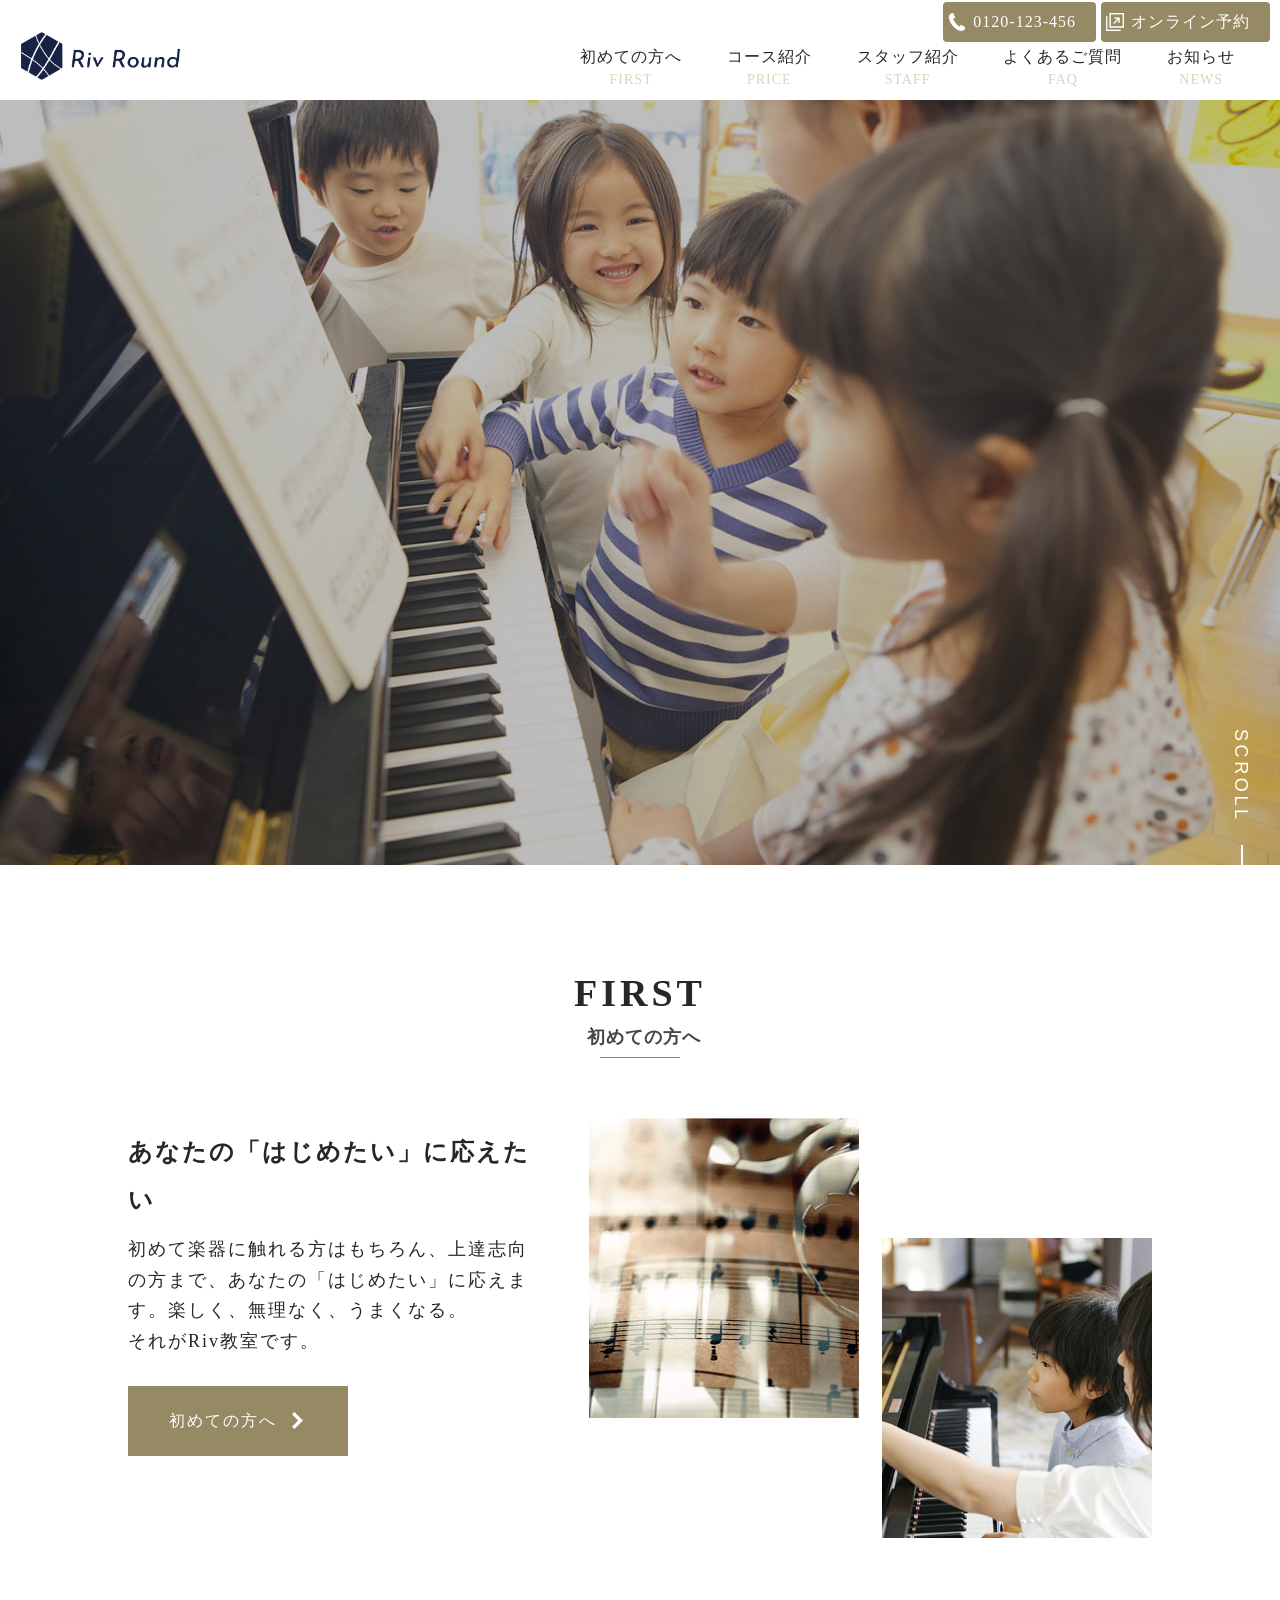
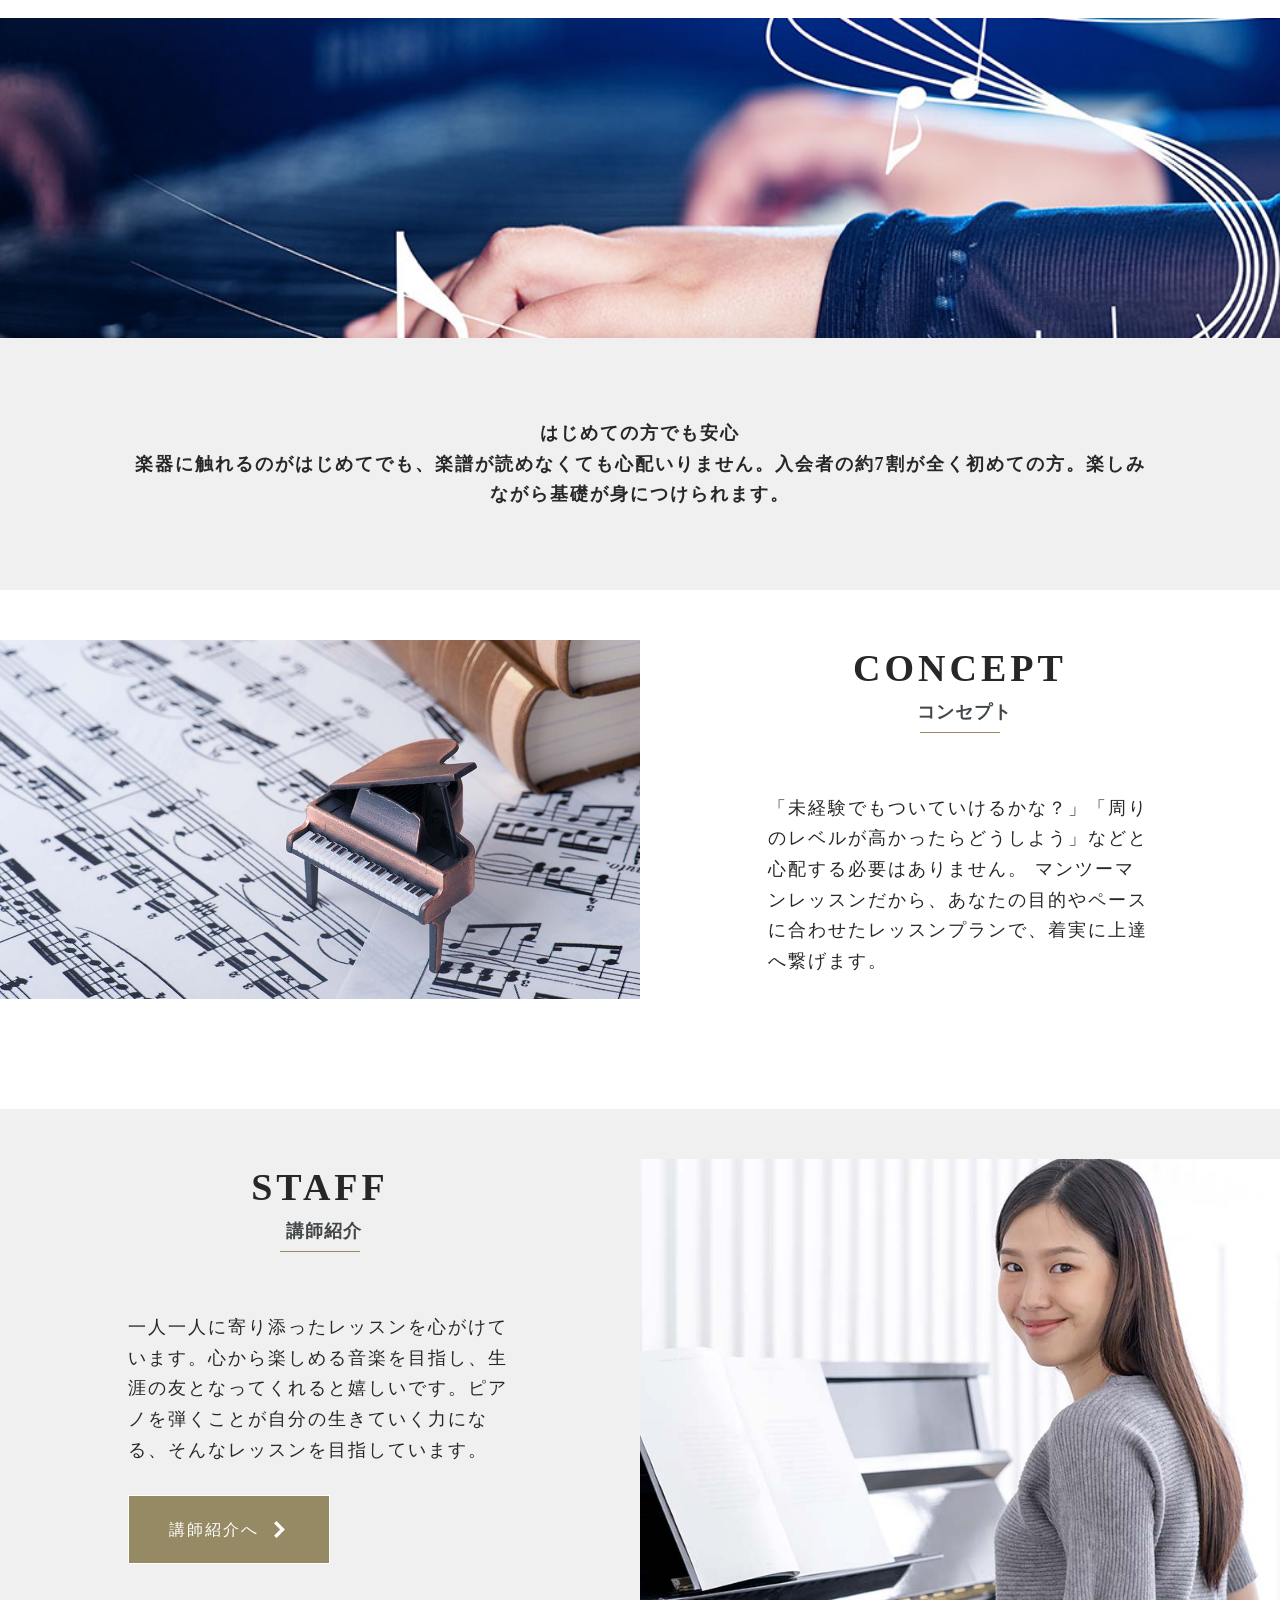
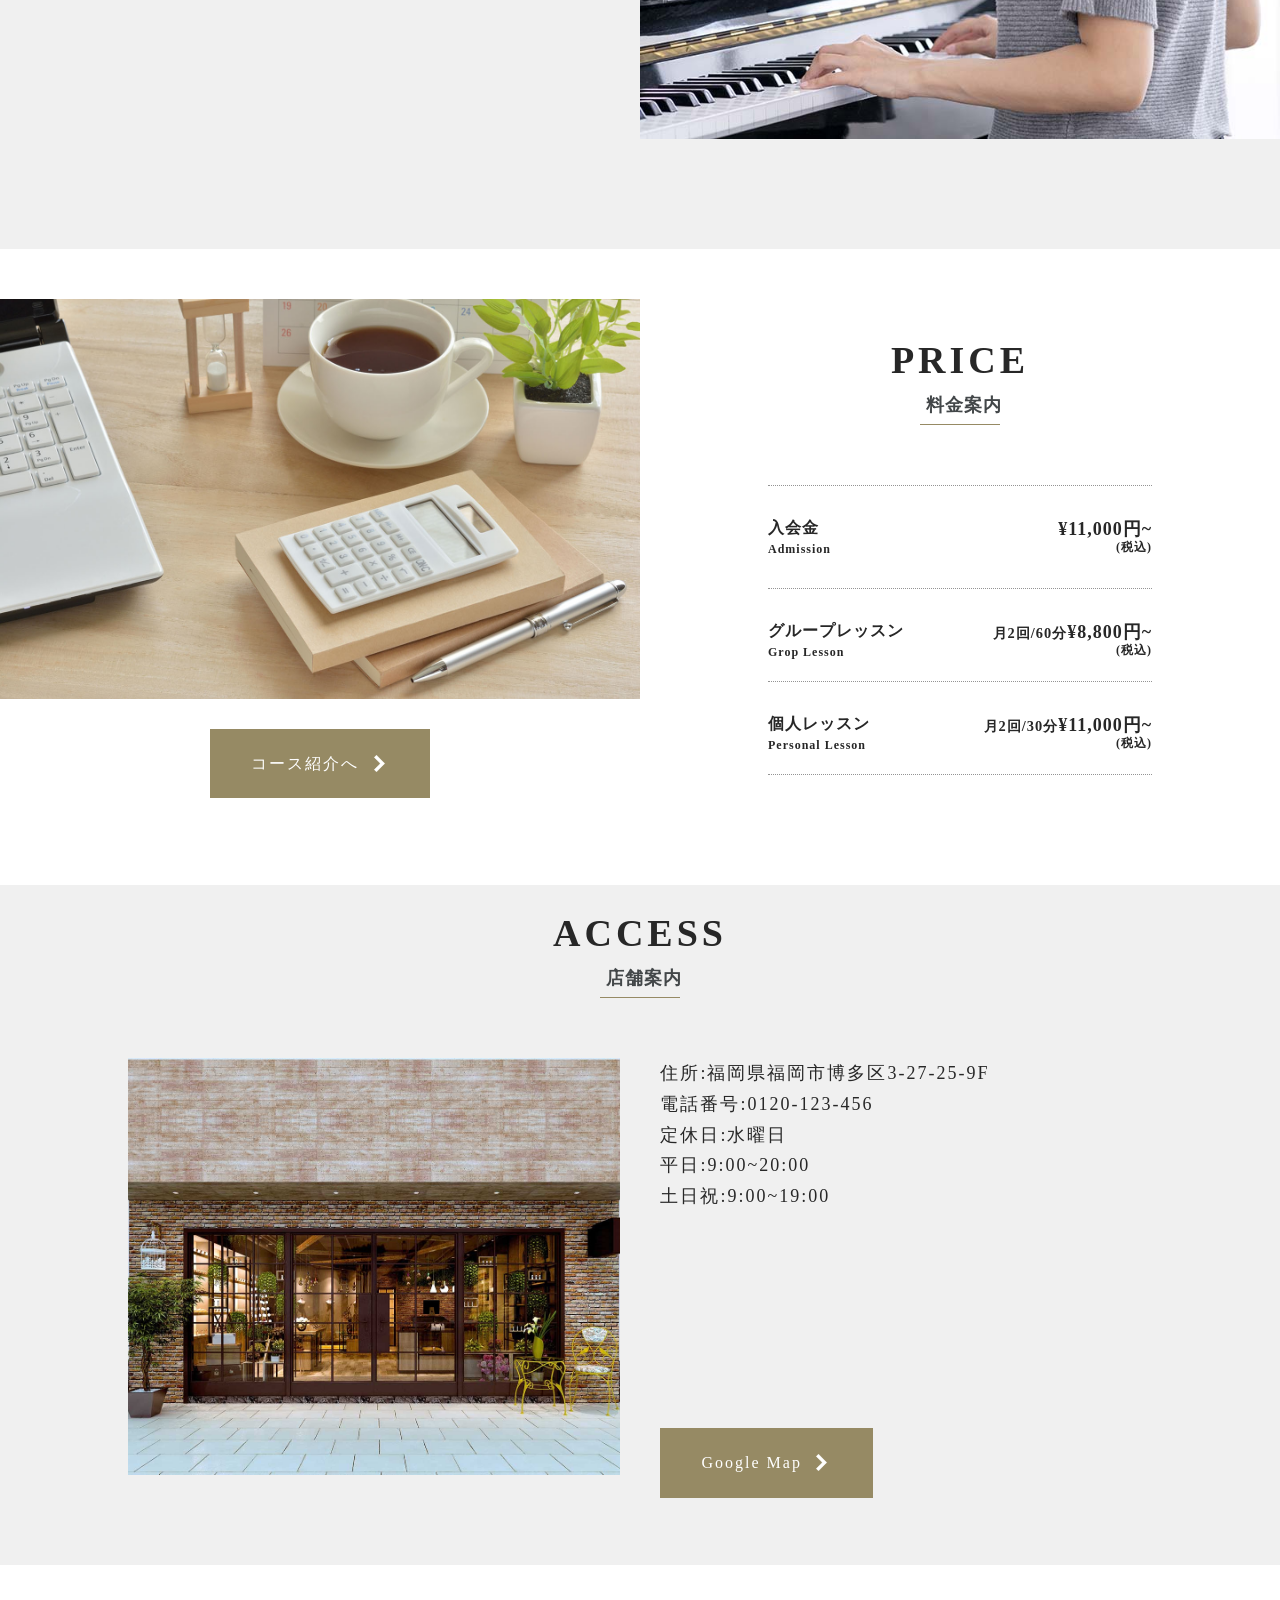
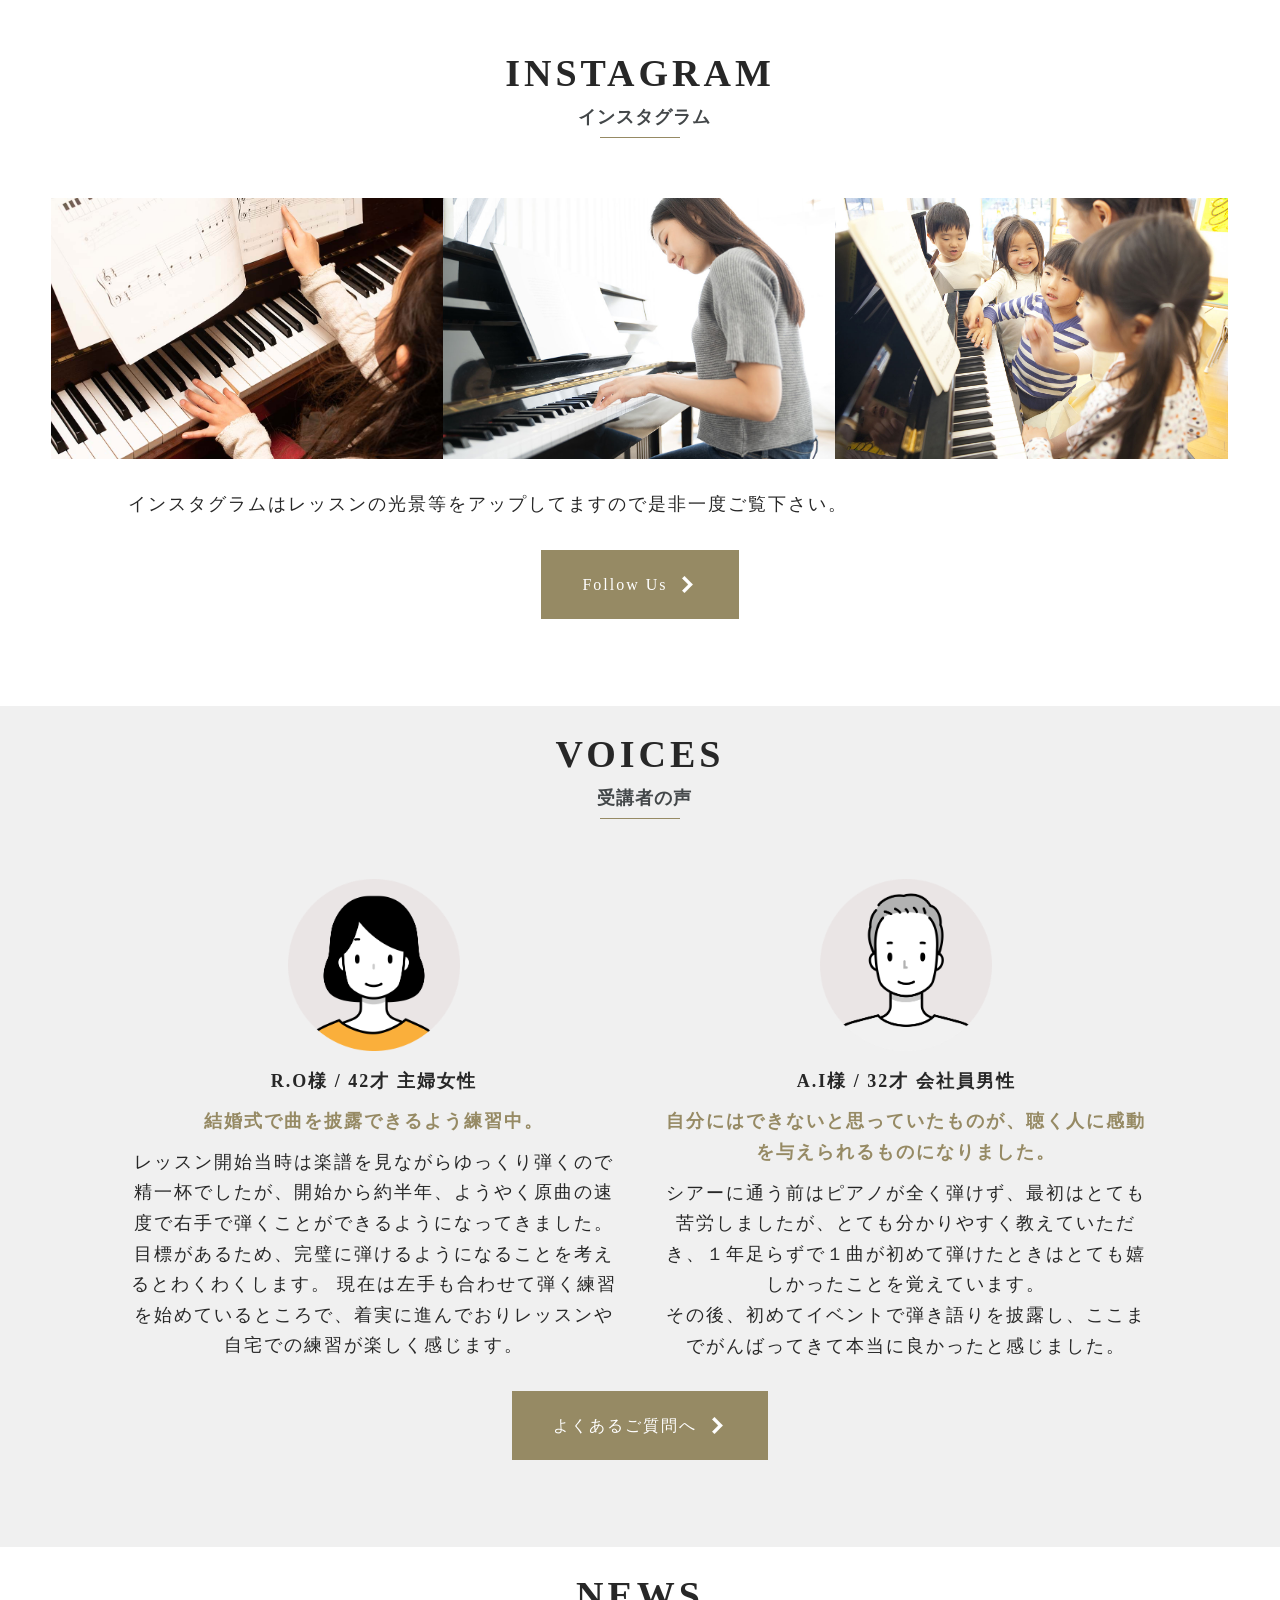
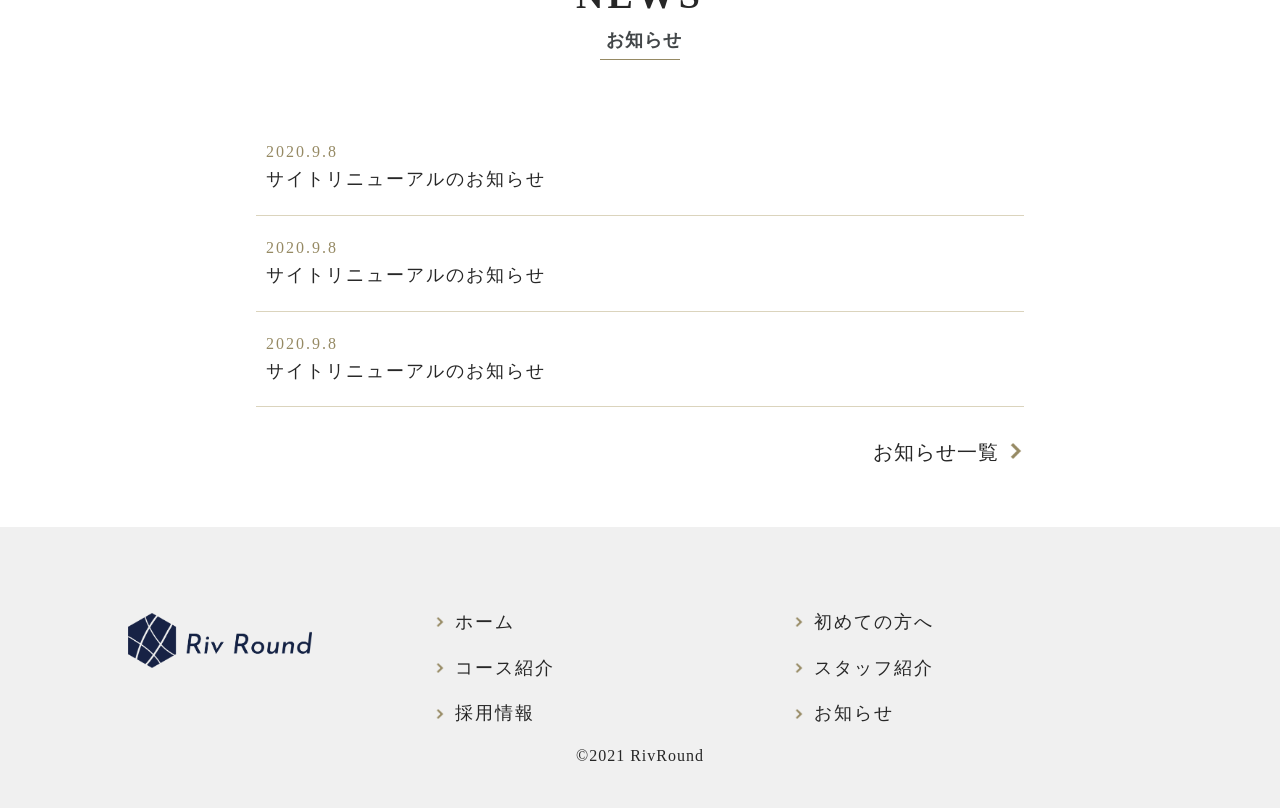
<file: index.html>
<!DOCTYPE html>
<html lang="ja">

<head>
  <meta charset="UTF-8">
  <meta http-equiv="X-UA-Compatible" content="IE=edge">
  <meta name="viewport" content="width=device-width, initial-scale=1.0">
  <title>ピアノ教室テンプレート1 | ホーム</title>
  <link rel="stylesheet" href="styles/vendor/animsition.min.css">
  <link rel="stylesheet" href="styles/vendor/swiper.min.css">
  <link rel="stylesheet" href="styles/vendor/bootstrap-reboot.css">
  <link rel="stylesheet" href="styles/style.css">

</head>

<body class="animsition">
  <div class="superwrapper">
    <header id="header" class="p-header">
      <div class="mobile-container">
        <div class="logo__img">
          <a href="/">
            <div class="logo"></div>
          </a>
        </div>
        <div class="mobile-button">
          <button class="mobile-menu__btn">
            <span></span>
            <span></span>
            <span></span>
          </button>
        </div>
      </div>
      <!-- /.mobile-container -->
      <div class="pc-container">
        <div class="logo__img">
          <a class="animsition-link" href="/">
            <div class="logo-pc logo"></div>
          </a>
        </div>
        <nav class="pc-nav">
          <ul class="pc-nav-list">
            <li class="pc-nav-item">
              <a class="pc-nav-link animsition-link" href="/first/first.html"><span>初めての方へ</span>
                <small>FIRST</small></a>
            </li>
            <li class="pc-nav-item">
              <a class="pc-nav-link animsition-link" href="/price/price.html"><span>コース紹介</span><small>PRICE</small></a>
            </li>
            <li class="pc-nav-item">
              <a class="pc-nav-link animsition-link"
                href="/staff/staff.html"><span>スタッフ紹介</span><small>STAFF</small></a>
            </li>
            <li class="pc-nav-item">
              <a class="pc-nav-link animsition-link" href="/faq/faq.html"><span>よくあるご質問</span><small>FAQ</small></a>
            </li>
            <li class="pc-nav-item">
              <a class="pc-nav-link animsition-link" href="/news/news.html"><span>お知らせ</span><small>NEWS</small></a>
            </li>
          </ul>
          <div class="pc-contact">
            <a class="pc-tel" href="tel:092-686-7954">0120-123-456</a>
            <a target="_blank" class="pc-net" href="https://beauty.hotpepper.jp/">オンライン予約</a>
          </div>
        </nav>
      </div>
      <!-- /.pc-container -->
      <nav class="sp-navbtn">
        <ul class="sp-navbtn__container">
          <li>
            <a class="tel" href="tel:092-686-7954">電話予約<i class="icon-tel"></i></a>
          </li>
          <li>
            <a class="net" target="_blank" href="https://beauty.hotpepper.jp/">オンライン予約<i class="icon-net"></i></a>
          </li>
        </ul>
      </nav>
      <!-- /.nav-btn -->
    </header>
    <!-- /.header -->
    <main id="main-contents">
      <section class="top-view">
        <div class="hero bg">
          <div class="swiper-container">
            <div class="swiper-wrapper">
              <div class="swiper-slide">
                <img class="hero-img view-sp" src="/images/home/topview-1@sp.jpg" />
                <img class="hero-img view-pc" src="/images/home/topview-1@pc.jpg" />
              </div>
              <div class="swiper-slide">
                <img class="hero-img view-sp" src="/images/home/topview-2@sp.jpg" />
                <img class="hero-img view-pc" src="/images/home/topview-2@pc.jpg" />
              </div>
            </div>
          </div>
          <div class="hero__text">
            <h2 class="clip-js1 skew">毎日でも<br>通いたくなる場所<br>
              RivRound</h2>
          </div>
          <div class="scrolldown">
            <span>scroll</span>
          </div>
        </div>
      </section>
      <!-- /.top-view -->
      <section class="p-first">
        <div class="c-container">
          <h2 class="p-title appear up">
            <span class="en item">FIRST</span>
            <span class="ja item">初めての方へ</span>
          </h2>
          <div class="p-first__container">
            <div class="p-first__img">
              <ul>
                <li><img class="parallax-img" src="/images/home/top-page-1.jpg" alt=""></li>
                <li><img class="parallax-img" src="/images/home/top-page-2.jpg" alt=""></li>
              </ul>
            </div>
            <div class="p-first__txt appear up">
              <div class="p-first__desc item">
                <h3 class="c-txt-md">あなたの「はじめたい」に応えたい</h3>
                <p class="c-txt-sm">初めて楽器に触れる方はもちろん、上達志向の方まで、あなたの「はじめたい」に応えます。楽しく、無理なく、うまくなる。
                  <br>
                  それがRiv教室です。
                </p>
              </div>
              <div class="more-btn item">
                <a href="/first/first.html" class="more-btn__link slide-bg animsition-link">
                  <span class="c-txt-sm">初めての方へ</span>
                  <span class="bg"></span></a>
              </div>
            </div>
          </div>
        </div>
      </section>
      <!-- /.p-first -->
      <section class="p-aicatch">
        <div class="p-aicatch__wrap">
          <div class="p-aicatch__img">
            <img class="parallax-img" src="/images/home/faq.jpg" alt="">
          </div>
          <div class="c-container">
            <div class="p-aicatch__desc">
              <p class="c-txt-sm">はじめての方でも安心<br>楽器に触れるのがはじめてでも、楽譜が読めなくても心配いりません。入会者の約7割が全く初めての方。楽しみながら基礎が身につけられます。</p>
            </div>
          </div>
        </div>
      </section>
      <!-- /.p-staff -->
      <section class="p-concept">
        <div class="p-concept__wrap">
          <div class="p-concept__img">
            <img src="/images/home/news.jpg" alt="">
          </div>
          <div class="c-container">
            <h2 class="p-title appear up">
              <span class="en item">CONCEPT</span>
              <span class="ja item">コンセプト</span>
            </h2>
            <div class="p-concept__wrap">
              <div class="p-concept__txt appear up">
                <div class="p-concept__desc item">
                  <p class="c-txt-sm">「未経験でもついていけるかな？」「周りのレベルが高かったらどうしよう」などと心配する必要はありません。
                    マンツーマンレッスンだから、あなたの目的やペースに合わせたレッスンプランで、着実に上達へ繋げます。
                  </p>
                </div>
              </div>
            </div>
          </div>
        </div>
      </section>
      <!-- /.p-concept -->
      <section class="p-staff">
        <div class="p-staff__wrap appear up">
          <div class="p-staff__img cover-slide">
            <img class="img-zoom" src="/images/home/staff.jpg" alt="">
          </div>
          <div class="c-container">
            <h2 class="p-title appear up">
              <span class="en item">STAFF</span>
              <span class="ja item">講師紹介</span>
            </h2>
            <div class="p-staff__wrap">
              <div class="p-staff__txt">
                <div class="p-staff__desc item">
                  <p class="c-txt-sm">
                    一人一人に寄り添ったレッスンを心がけています。心から楽しめる音楽を目指し、生涯の友となってくれると嬉しいです。ピアノを弾くことが自分の生きていく力になる、そんなレッスンを目指しています。
                  </p>
                </div>
                <div class="more-btn">
                  <a href="/staff/staff.html" class="more-btn__link slide-bg animsition-link">
                    <span class="c-txt-sm">講師紹介へ</span>
                    <span class="bg"></span></a>
                </div>
              </div>
            </div>
          </div>
        </div>
      </section>
      <!-- /.p-staff -->
      <section class="p-price">
        <div class="p-price__flex">
          <div class="p-price__left">
            <div class="p-price__img cover-slide">
              <img class="img-zoom" src="/images/home/pay@pc.jpg" alt="">
            </div>
            <div class="more-btn view-pc">
              <a href="/contact/contact.html" class="more-btn__link slide-bg animsition-link">
                <span class="c-txt-sm">コース紹介へ</span>
                <span class="bg"></span></a>
            </div>
          </div>
          <div class="c-container">
            <h2 class="p-title appear up">
              <span class="en item">PRICE</span>
              <span class="ja item">料金案内</span>
            </h2>
            <div class="p-price__wrap">
              <dl class="p-price__detail">
                <dt class="p-price__detail_ttl">入会金<span>Admission</span></dt>
                <dd class="p-price__detail_cont price-tit"><span class="yen">¥</span>11,000円~<span
                    class="tax">(税込)</span>
                </dd>
              </dl>
              <dl class="p-price__detail">
                <dt class="p-price__detail_ttl">グループレッスン<span>Grop Lesson</span></dt>
                <dd class="p-price__detail_cont price-tit">
                  <small>月2回/60分</small><span class="yen">¥</span>8,800円~<span class="tax">(税込)</span>
                </dd>
              </dl>
              <dl class="p-price__detail">
                <dt class="p-price__detail_ttl">個人レッスン<span>Personal Lesson</span></dt>
                <dd class="p-price__detail_cont price-tit"><small>月2回/30分</small><span class="yen">¥</span>11,000円~<span
                    class="tax">(税込)</span>
                </dd>
              </dl>
              <div class="more-btn view-sp">
                <a href="/price/price.html" class="more-btn__link slide-bg animsition-link">
                  <span class="c-txt-sm">コース紹介へ</span>
                  <span class="bg"></span></a>
              </div>
            </div>
          </div>
        </div>
      </section>
      <!-- /.p-price -->
      <section class="p-access">
        <div class="c-container">
          <h2 class="p-title appear up">
            <span class="en item">ACCESS</span>
            <span class="ja item">店舗案内</span>
          </h2>
          <div class="p-access__wrap appear up">
            <div class="p-access__img item">
              <img src="/images/home/store__2.jpg
              " alt="">
            </div>
            <div class="p-access__txt item">
              <div class="p-access__desc">
                <p class="c-txt-sm">住所:福岡県福岡市博多区3-27-25-9F</p>
                <a href="tel:092-686-7954" class="tel">
                  <span class="c-txt-sm">電話番号:0120-123-456</span>
                </a>
                <p class="c-txt-sm">定休日:水曜日</p>
                <p class="c-txt-sm">平日:9:00~20:00</p>
                <p class="c-txt-sm">土日祝:9:00~19:00</p>
              </div>
              <div class="p-access__map item">
                <iframe
                  src="https://www.google.com/maps/embed?pb=!1m18!1m12!1m3!1d13294.424791215797!2d130.40662633372042!3d33.58957259174761!2m3!1f0!2f0!3f0!3m2!1i1024!2i768!4f13.1!3m3!1m2!1s0x354191942250e0dd%3A0x7a79d2c5edd8fafe!2zUml2Um91bmQg5qCq5byP5Lya56S-!5e0!3m2!1sja!2sjp!4v1634181349900!5m2!1sja!2sjp"
                  style="border:0;" allowfullscreen="" loading="lazy"></iframe>
              </div>
              <div class="more-btn">
                <a target="_blank" href="https://goo.gl/maps/dtVSzDV7JT8DrTzo6"
                  class="more-btn__link slide-bg animsition-link">
                  <span class="c-txt-sm">Google Map</span>
                  <span class="bg"></span></a>
              </div>
            </div>
          </div>
        </div>
      </section>
      <!-- /.p-access -->
      <section class="p-instagram">
        <div class="c-container appear up">
          <h2 class="p-title appear up">
            <span class="en item">INSTAGRAM</span>
            <span class="ja item">インスタグラム</span>
          </h2>
          <div class="p-instagram__img item">
            <a href="https://www.instagram.com/?hl=ja"><img src="/images/home/first.jpg" alt=""></a>
            <a href="https://www.instagram.com/?hl=ja"><img src="/images/home/staff-top.jpg" alt=""></a>
            <a href="https://www.instagram.com/?hl=ja"><img src="/images/home/topview-1@pc.jpg" alt=""></a>
          </div>
          <div class="p-instagram__desc item">
            <p class="c-txt-sm">インスタグラムはレッスンの光景等をアップしてますので是非一度ご覧下さい。</p>
          </div>
          <div class="more-btn item">
            <a target="_blank" href="https://www.instagram.com/?hl=ja" class="more-btn__link slide-bg animsition-link">
              <span class="c-txt-sm">Follow Us</span>
              <span class="bg"></span></a>
          </div>
        </div>
      </section>
      <!-- /.p-instagram -->
      <section class="p-voices">
        <div class="c-container appear up">
          <h2 class="p-title appear up">
            <span class="en item">VOICES</span>
            <span class="ja item">受講者の声</span>
          </h2>
          <ul>
            <li id="voice01" class="p-voices__item item">
              <div class="p-voices__img">
                <img src="/images/home/icon-woman.png" alt="">
              </div>
              <div class="p-voices__desc">
                <p class="name c-txt-sm">R.O様 / 42才 主婦女性</p>
                <p class="tit c-txt-sm">結婚式で曲を披露できるよう練習中。<br></p>
                <p class="desc c-txt-sm">
                  レッスン開始当時は楽譜を見ながらゆっくり弾くので精一杯でしたが、開始から約半年、ようやく原曲の速度で右手で弾くことができるようになってきました。<br>目標があるため、完璧に弾けるようになることを考えるとわくわくします。
                  現在は左手も合わせて弾く練習を始めているところで、着実に進んでおりレッスンや自宅での練習が楽しく感じます。
                </p>
              </div>
            </li>
            <li id="voice02" class="p-voices__item item">
              <div class="p-voices__img">
                <img src="/images/home/icon-men.png" alt="">
              </div>
              <div class="p-voices__desc">
                <p class="name c-txt-sm">A.I様 / 32才 会社員男性</p>
                <p class="tit c-txt-sm">自分にはできないと思っていたものが、聴く人に感動を与えられるものになりました。<br></p>
                <p class="desc c-txt-sm">
                  シアーに通う前はピアノが全く弾けず、最初はとても苦労しましたが、とても分かりやすく教えていただき、１年足らずで１曲が初めて弾けたときはとても嬉しかったことを覚えています。<br>
                  その後、初めてイベントで弾き語りを披露し、ここまでがんばってきて本当に良かったと感じました。
                </p>
              </div>
            </li>
          </ul>
          <div class="more-btn item">
            <a href="/faq/faq.html" class="more-btn__link slide-bg animsition-link">
              <span class="c-txt-sm">よくあるご質問へ</span>
              <span class="bg"></span></a>
          </div>
        </div>
      </section>
      <!-- /.p-voices -->
      <section class="p-news">
        <div class="c-container appear up">
          <h2 class="p-title appear up">
            <span class="en item">news</span>
            <span class="ja item">お知らせ</span>
          </h2>
          <ul class="p-news__list item">
            <li class="p-news__item">
              <a class="animsition-link" href="/news/news-single.html">
                <span class="p-news__date">2020.9.8</span>
                <p class="p-news__content">サイトリニューアルのお知らせ</p>
              </a>
            </li>
            <li class="p-news__item">
              <a class="animsition-link" href="/news/news-single.html">
                <span class="p-news__date">2020.9.8</span>
                <p class="p-news__content">サイトリニューアルのお知らせ</p>
              </a>
            </li>
            <li class="p-news__item">
              <a class="animsition-link" href="/news/news-single.html">
                <span class="p-news__date">2020.9.8</span>
                <p class="p-news__content">サイトリニューアルのお知らせ</p>
              </a>
            </li>
          </ul>
          <div class="readmore item">
            <a class="animsition-link" href="/news/news.html">
              <span>お知らせ一覧</span></a>
          </div>
        </div>
      </section>
      <!-- /.p-news -->
    </main>
    <!-- /#main-contents -->
    <footer class="p-footer">
      <div class="c-container">
        <div class="p-footer__wrap">
          <div class="p-footer__logo">
            <img src="/images/common/riv_logo_official2.png" alt="">
          </div>
          <div class="p-footer__nav">
            <ul>
              <li>
                <a class="animsition-link" href="/"><span class="c-txt-sm">ホーム</span></a>
              </li>
              <li>
                <a class="animsition-link" href="/first/first.html"><span class="c-txt-sm">初めての方へ</span></a>
              </li>
              <li>
                <a class="animsition-link" href="/price/price.html"><span class="c-txt-sm">コース紹介</span></a>
              </li>
              <li>
                <a class="animsition-link" href="/staff/staff.html"><span class="c-txt-sm">スタッフ紹介</span></a>
              </li>
              <li>
                <a class="animsition-link" href="/recruit/recruit.html"><span class="c-txt-sm">採用情報</span></a>
              </li>
              <li>
                <a class="animsition-link" href="/news/news.html"><span class="c-txt-sm">お知らせ</span></a>
              </li>
            </ul>
          </div>
        </div>
        <div class="copyright">&copy;2021 RivRound</div>
      </div>
    </footer>
    <!-- /.footer -->
    <div class="mobile-menu">
      <nav class="mobile-menu__nav">
        <ul class="mobile-menu__list">
          <li class="mobile-menu__item"><a class="animsition-link" href="/">ホーム</a></li>
          <li class="mobile-menu__item"><a class="animsition-link" href="/first/first.html">初めての方へ</a></li>
          <li class="mobile-menu__item"><a class="animsition-link" href="/price/price.html">コース紹介</a></li>
          <li class="mobile-menu__item"><a class="animsition-link" href="/staff/staff.html">スタッフ紹介</a></li>
          <li class="mobile-menu__item"><a class="animsition-link" href="/faq/faq.html">よくあるご質問</a></li>
          <li class="mobile-menu__item"><a class="animsition-link" href="/news/news.html">お知らせ</a></li>
          <li class="mobile-menu__item"><a class="animsition-link" href="/recruit/recruit.html">採用情報</a></li>
        </ul>
        <div class="contact-btn">
          <ul class="contact-btn-list">
            <li class="contact-btn-item">
              <a href="tel:05031599527">
                <span class="tel">電話予約</span>
              </a>
            </li>
            <li class="contact-btn-item">
              <a target="_blank" href="https://beauty.hotpepper.jp/">
                <span class="mail">オンライン予約</span>
              </a>
            </li>
        </div>
        </ul>
      </nav>
    </div>
    <!-- /.mobile-menu -->
  </div>
  <script src="https://ajax.googleapis.com/ajax/libs/jquery/1.11.0/jquery.min.js"></script>
  <script src="/scripts/vendor/animsition.min.js"></script>
  <!-- <script src="/scripts/vendor/pace.js"></script> -->
  <script src="/scripts/vendor/swiper.min.js"></script>
  <script src="/scripts/libs/scroll-btn.js"></script>
  <script src="/scripts/libs/page.js"></script>
  <script src="/scripts/libs/hero-slider.js"></script>
  <script src="/scripts/vendor/simpleParallax.min.js"></script>
  <script src="/scripts/libs/parallax.js"></script>
  <script src="/scripts/libs/text-animation.js"></script>
  <script src="/scripts/libs/mobile-menu.js"></script>
  <script src="/scripts/libs/scroll.js"></script>
  <script src="/scripts/main.js"></script>
</body>

</html>
</file>
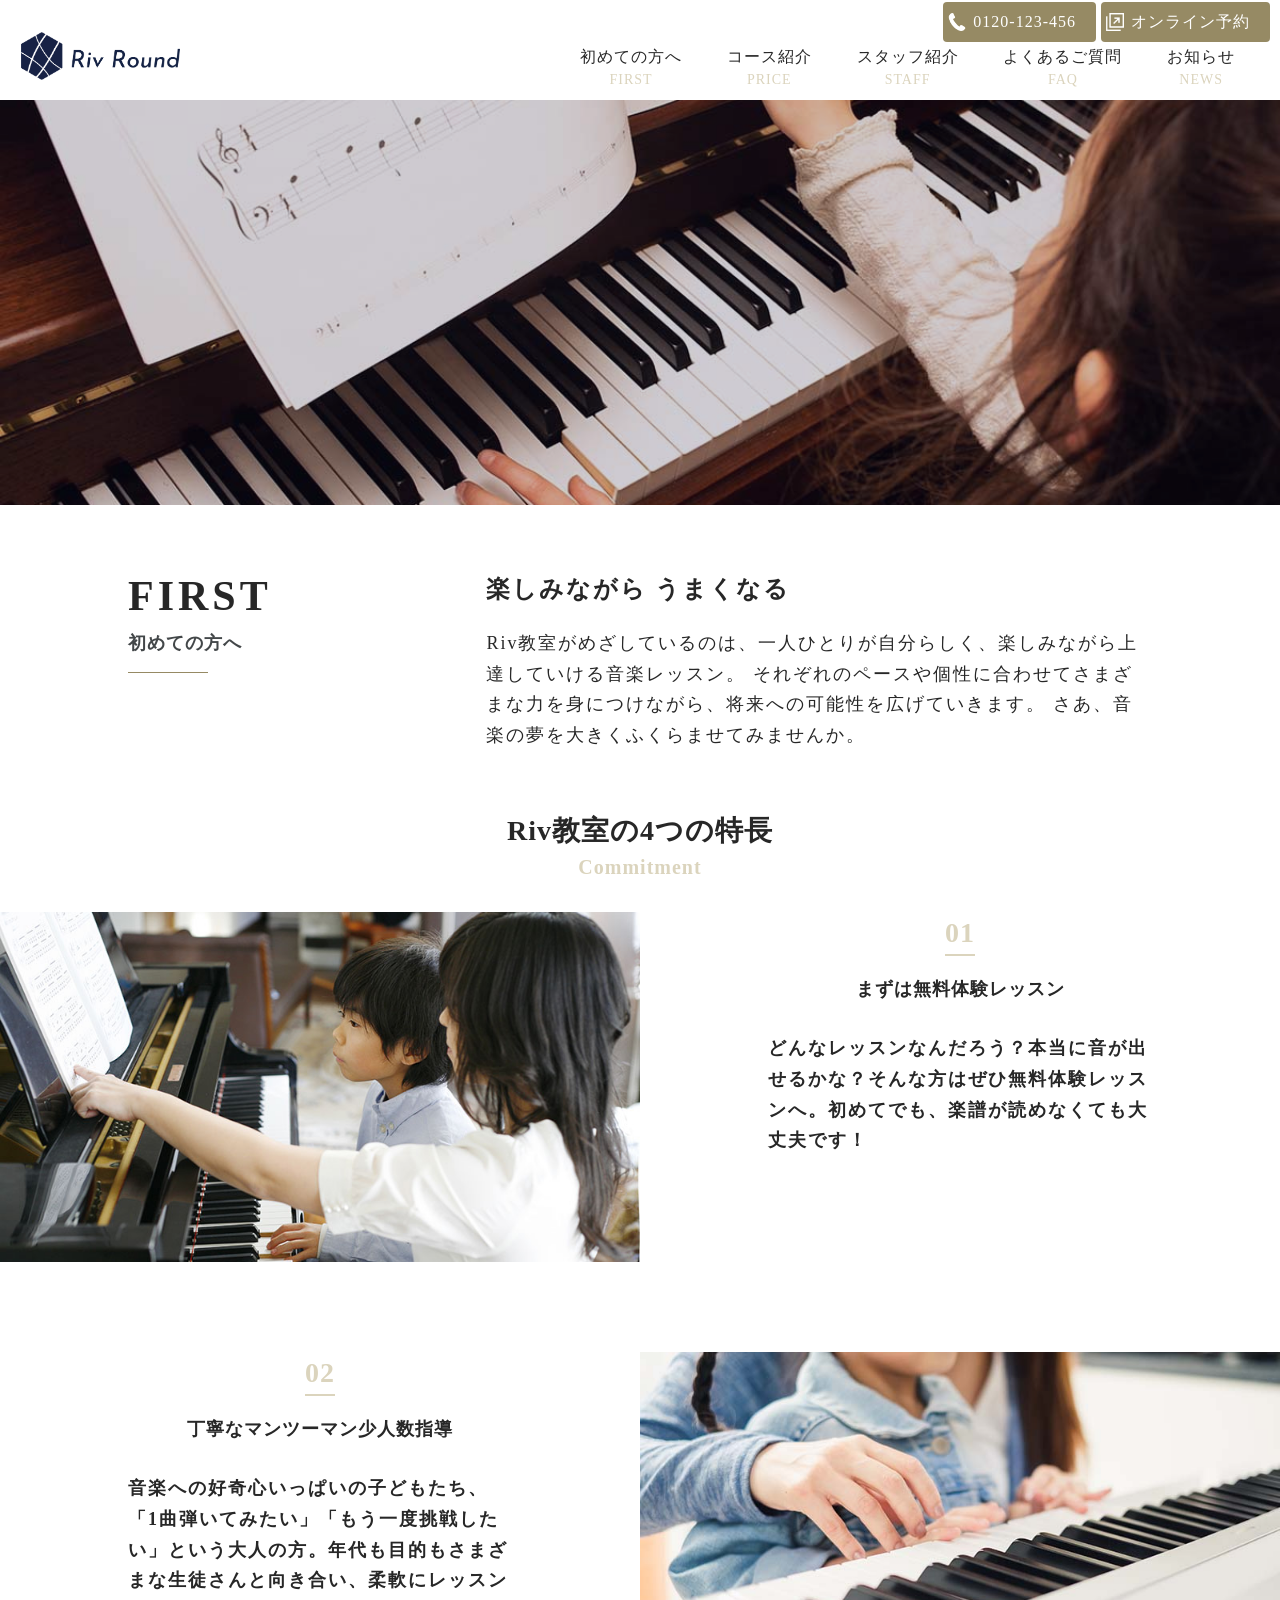
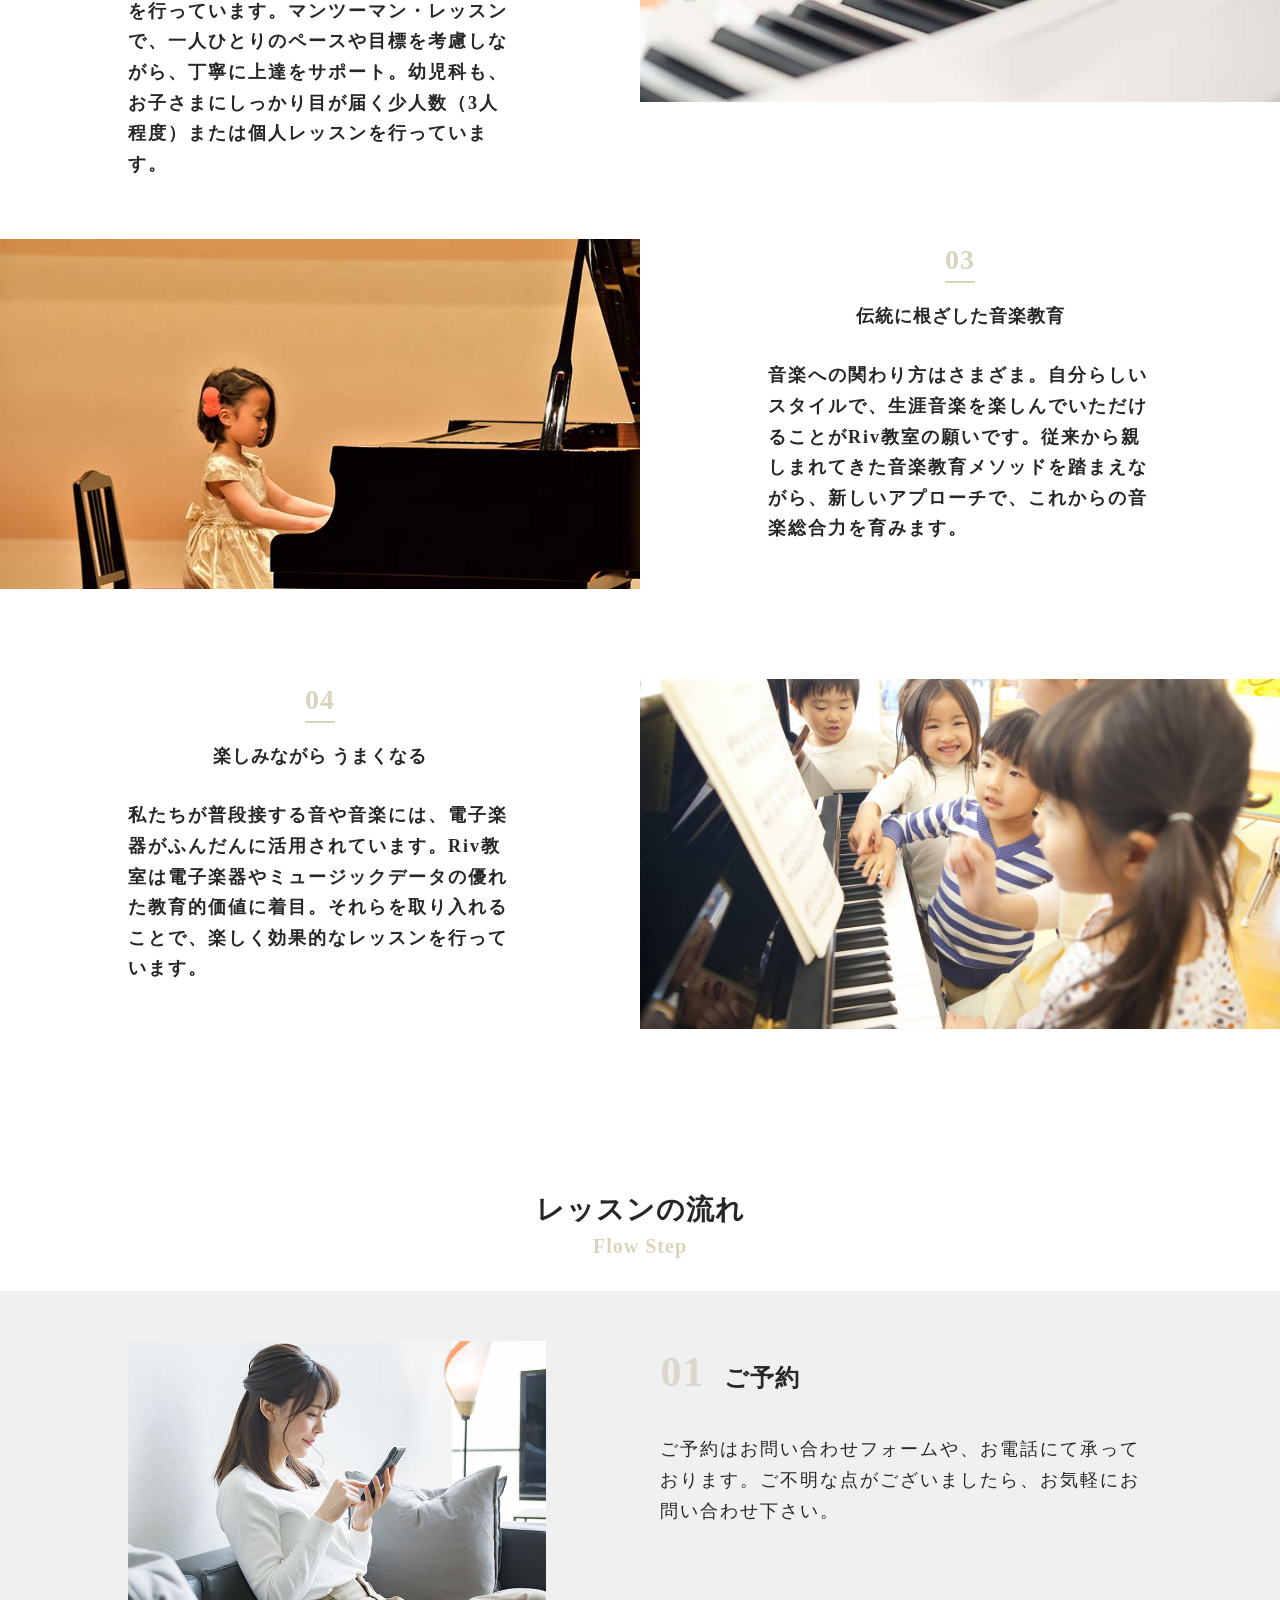
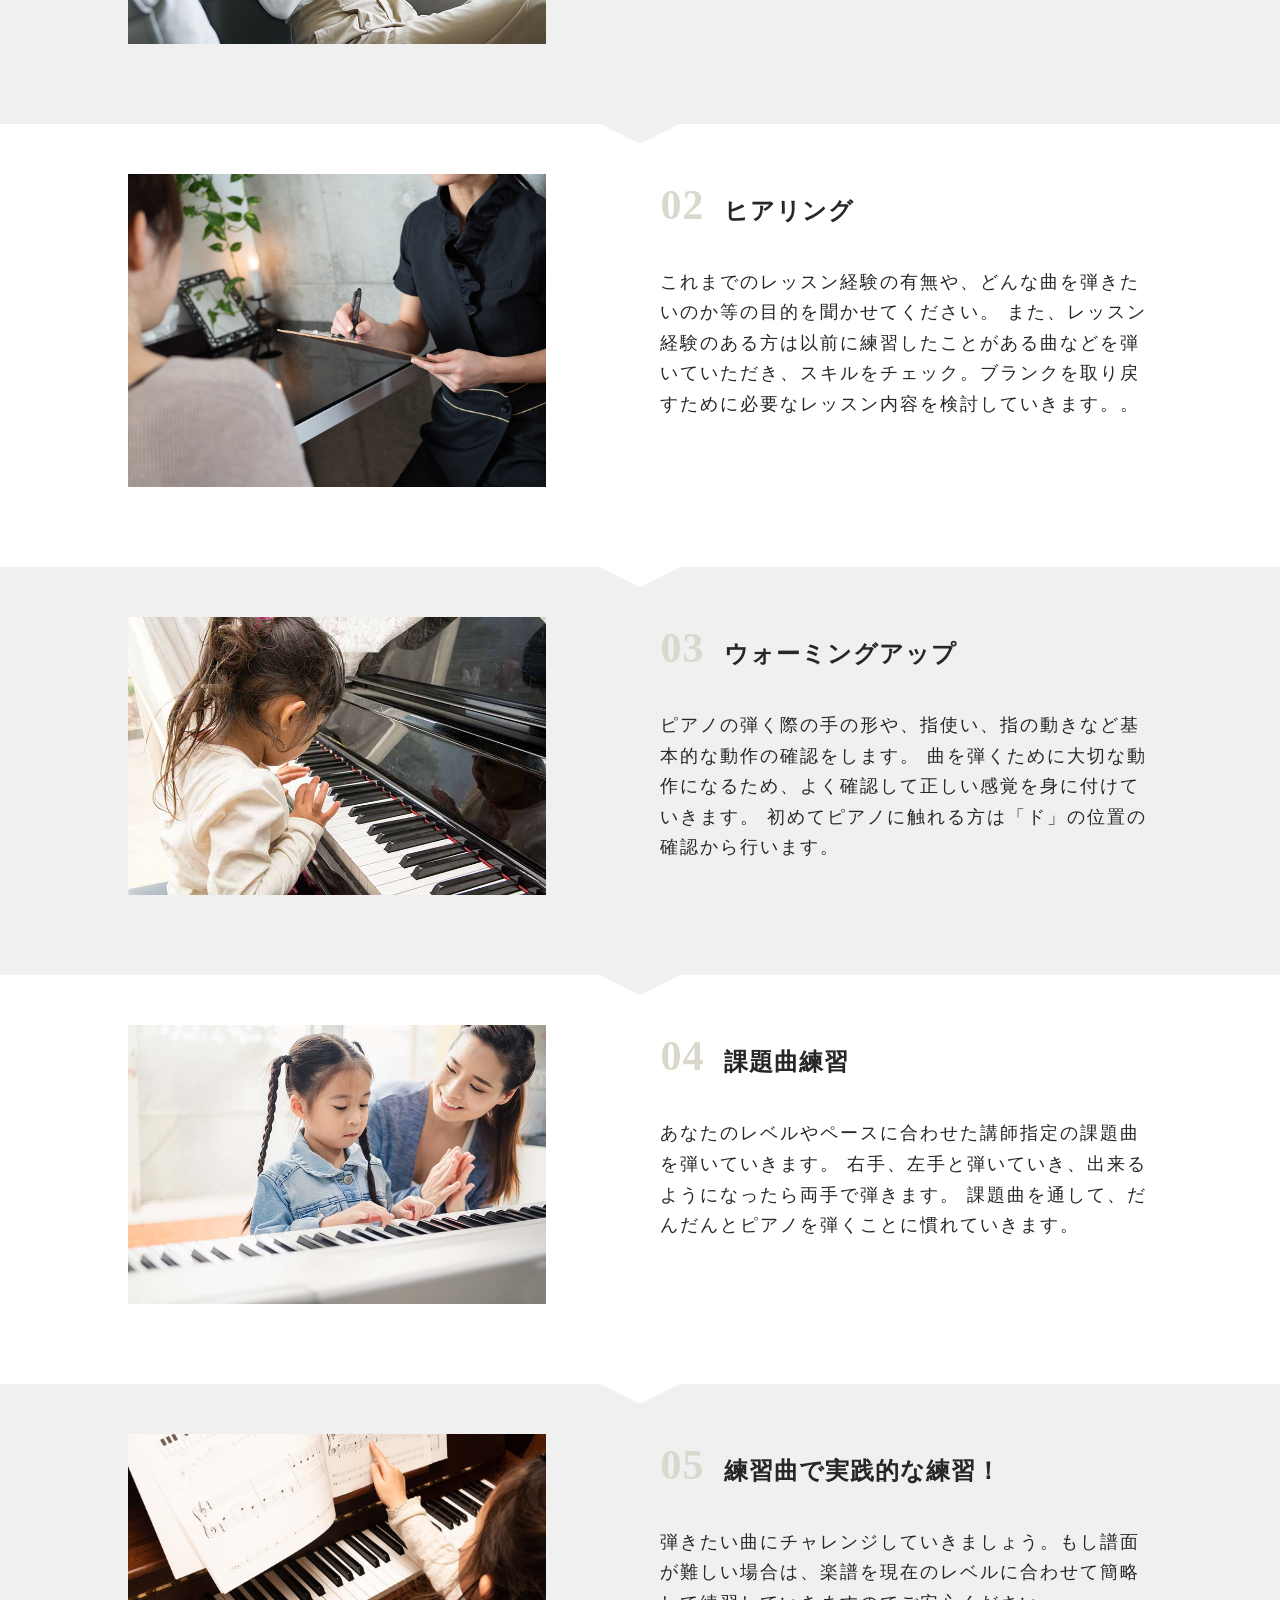
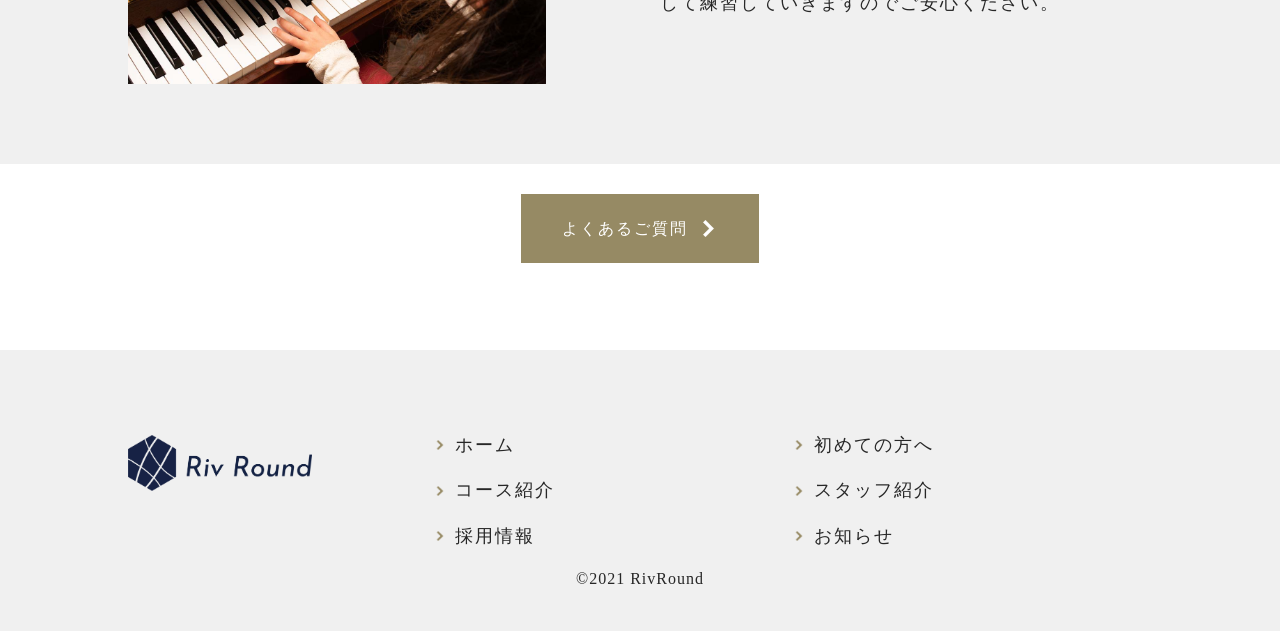
<file: first/first.html>
<!DOCTYPE html>
<html lang="ja">

<head>
  <meta charset="UTF-8">
  <meta http-equiv="X-UA-Compatible" content="IE=edge">
  <meta name="viewport" content="width=device-width, initial-scale=1.0">
  <title>初めての方へ | ピアノ教室テンプレート1</title>
  <link rel="stylesheet" href="/styles/vendor/animsition.min.css">
  <link rel="stylesheet" href="/styles/vendor/bootstrap-reboot.css">
  <link rel="stylesheet" href="/styles/style.css">
</head>

<body class="animsition">
  <div class="superwrapper">
    <main id="main-contents" class="c-first">
      <header id="header" class="p-header">
        <div class="mobile-container">
          <div class="logo__img">
            <a href="/">
              <div class="logo"></div>
            </a>
          </div>
          <div class="mobile-button">
            <button class="mobile-menu__btn">
              <span></span>
              <span></span>
              <span></span>
            </button>
          </div>
        </div>
        <!-- /.mobile-container -->
        <div class="pc-container">
          <div class="logo__img">
            <a class="animsition-link" href="/">
              <div class="logo-pc logo"></div>
            </a>
          </div>
          <nav class="pc-nav">
            <ul class="pc-nav-list">
              <li class="pc-nav-item">
                <a class="pc-nav-link animsition-link" href="/first/first.html"><span>初めての方へ</span>
                  <small>FIRST</small></a>
              </li>
              <li class="pc-nav-item">
                <a class="pc-nav-link animsition-link"
                  href="/price/price.html"><span>コース紹介</span><small>PRICE</small></a>
              </li>
              <li class="pc-nav-item">
                <a class="pc-nav-link animsition-link"
                  href="/staff/staff.html"><span>スタッフ紹介</span><small>STAFF</small></a>
              </li>
              <li class="pc-nav-item">
                <a class="pc-nav-link animsition-link" href="/faq/faq.html"><span>よくあるご質問</span><small>FAQ</small></a>
              </li>
              <li class="pc-nav-item">
                <a class="pc-nav-link animsition-link" href="/news/news.html"><span>お知らせ</span><small>NEWS</small></a>
              </li>
            </ul>
            <div class="pc-contact">
              <a class="pc-tel" href="tel:092-686-7954">0120-123-456</a>
              <a target="_blank" class="pc-net" href="https://beauty.hotpepper.jp/">オンライン予約</a>
            </div>
          </nav>
        </div>
        <!-- /.pc-container -->
        <nav class="sp-navbtn">
          <ul class="sp-navbtn__container">
            <li>
              <a class="tel" href="tel:092-686-7954">電話予約<i class="icon-tel"></i></a>
            </li>
            <li>
              <a class="net" target="_blank" href="https://beauty.hotpepper.jp/">オンライン予約<i class="icon-net"></i></a>
            </li>
          </ul>
        </nav>
        <!-- /.nav-btn -->
      </header>
      <!-- /.header -->
      <section class="c-topview">
        <div class="c-topview__img">
          <img src="/images/home/first.jpg" alt="">
        </div>
      </section>
      <!-- /.c-topview -->
      <section class="c-features">
        <div class="c-container">
          <h2 class="c-title">
            <span class="en">First</span>
            <span class="ja">初めての方へ</span>
          </h2>
          <div class="c-features__desc">
            <h3 class="c-txt-md">楽しみながら
              うまくなる</h3>
            <p class="c-txt-sm">
              Riv教室がめざしているのは、一人ひとりが自分らしく、楽しみながら上達していける音楽レッスン。
              それぞれのペースや個性に合わせてさまざまな力を身につけながら、将来への可能性を広げていきます。
              さあ、音楽の夢を大きくふくらませてみませんか。
            </p>
          </div>
        </div>
      </section>
      <!-- /.c-features -->
      <section class="c-points">
        <h3 class="tit">
          <p class="ja">Riv教室の4つの特長</p>
          <p class="en">Commitment</p>
        </h3>
        <ul>
          <li class="c-points__item">
            <div class="c-points__img">
              <img src="/images/home/top-page-2.jpg" alt="">
            </div>
            <div class="c-points__desc">
              <h4>
                <div class="num-wrap">
                  <p class="num">01</p>
                  <p class="item-tit">まずは無料体験レッスン</p>
                </div>
                <div class="item-desc">
                  <p class="c-txt-sm">どんなレッスンなんだろう？本当に音が出せるかな？そんな方はぜひ無料体験レッスンへ。初めてでも、楽譜が読めなくても大丈夫です！
                  </p>
                </div>
              </h4>
            </div>
          </li>
          <li class="c-points__item">
            <div class="c-points__img">
              <img src="/images/home/point-3.jpg" alt="">
            </div>
            <div class="c-points__desc">
              <h4>
                <div class="num-wrap">
                  <p class="num">02</p>
                  <p class="item-tit">丁寧なマンツーマン少人数指導</p>
                </div>
                <div class="item-desc">
                  <p class="c-txt-sm">
                    音楽への好奇心いっぱいの子どもたち、「1曲弾いてみたい」「もう一度挑戦したい」という大人の方。年代も目的もさまざまな生徒さんと向き合い、柔軟にレッスンを行っています。マンツーマン・レッスンで、一人ひとりのペースや目標を考慮しながら、丁寧に上達をサポート。幼児科も、お子さまにしっかり目が届く少人数（3人程度）または個人レッスンを行っています。
                  </p>
                </div>
              </h4>
            </div>
          </li>
          <li class="c-points__item">
            <div class="c-points__img">
              <img src="/images/home/point-2.jpg" alt="">
            </div>
            <div class="c-points__desc">
              <h4>
                <div class="num-wrap">
                  <p class="num">03</p>
                  <p class="item-tit">伝統に根ざした音楽教育</p>
                </div>

                <div class="item-desc">
                  <p class="c-txt-sm">
                    音楽への関わり方はさまざま。自分らしいスタイルで、生涯音楽を楽しんでいただけることがRiv教室の願いです。従来から親しまれてきた音楽教育メソッドを踏まえながら、新しいアプローチで、これからの音楽総合力を育みます。
                  </p>
                </div>
              </h4>
            </div>
          </li>
          <li class="c-points__item">
            <div class="c-points__img">
              <img src="/images/home/topview-1@pc.jpg" alt="">
            </div>
            <div class="c-points__desc">
              <h4>
                <div class="num-wrap">
                  <p class="num">04</p>
                  <p class="item-tit">楽しみながら
                    うまくなる</p>
                </div>
                <div class="item-desc">
                  <p class="c-txt-sm">
                    私たちが普段接する音や音楽には、電子楽器がふんだんに活用されています。Riv教室は電子楽器やミュージックデータの優れた教育的価値に着目。それらを取り入れることで、楽しく効果的なレッスンを行っています。
                  </p>
                </div>
              </h4>
            </div>
          </li>
        </ul>
      </section>
      <!-- /.c-points -->
      <section class="c-flow">
        <h3 class="tit">
          <p class="ja">レッスンの流れ</p>
          <p class="en">Flow Step</p>
        </h3>
        <div class="c-flow-content">
          <section id="flow01" class="c-flow-item">
            <div class="c-container">
              <div class="item-img view-pc">
                <img src="/images/home/reserve.jpg" alt="">
              </div>
              <div class="item-wrap">
                <h4 class="item-tit">
                  <p><span class="num">01</span>ご予約</p>
                </h4>
                <div class="item-img view-sp">
                  <img src="/images/home/reserve.jpg" alt="">
                </div>
                <div class="item-desc">
                  <p class="c-txt-sm">
                    ご予約はお問い合わせフォームや、お電話にて承っております。ご不明な点がございましたら、お気軽にお問い合わせ下さい。</p>
                </div>
              </div>
            </div>
          </section>
          <section id="flow02" class="c-flow-item">
            <div class="c-container">
              <div class="item-img view-pc">
                <img src="/images/home/counseling_1@pc.jpg" alt="">
              </div>
              <div class="item-wrap">
                <h4 class="item-tit">
                  <p><span class="num">02</span>ヒアリング</p>
                </h4>
                <div class="item-img view-sp">
                  <img src="/images/home/counseling_1@pc.jpg" alt="">
                </div>
                <div class="item-desc">
                  <p class="c-txt-sm">
                    これまでのレッスン経験の有無や、どんな曲を弾きたいのか等の目的を聞かせてください。
                    また、レッスン経験のある方は以前に練習したことがある曲などを弾いていただき、スキルをチェック。ブランクを取り戻すために必要なレッスン内容を検討していきます。。</p>
                </div>
              </div>
            </div>
          </section>
          <section id="flow03" class="c-flow-item">
            <div class="c-container">
              <div class="item-img view-pc">
                <img src="/images/home/point-1.jpg" alt="">
              </div>
              <div class="item-wrap">
                <h4 class="item-tit">
                  <p><span class="num">03</span>ウォーミングアップ</p>
                </h4>
                <div class="item-img view-sp">
                  <img src="/images/home/point-1.jpg" alt="">
                </div>
                <div class="item-desc">
                  <p class="c-txt-sm">
                    ピアノの弾く際の手の形や、指使い、指の動きなど基本的な動作の確認をします。
                    曲を弾くために大切な動作になるため、よく確認して正しい感覚を身に付けていきます。
                    初めてピアノに触れる方は「ド」の位置の確認から行います。
                  </p>
                </div>
              </div>
            </div>
          </section>
          <section id="flow04" class="c-flow-item">
            <div class="c-container">
              <div class="item-img view-pc">
                <img src="/images/home/flow.jpg" alt="">
              </div>
              <div class="item-wrap">
                <h4 class="item-tit">
                  <p><span class="num">04</span>課題曲練習</p>
                </h4>
                <div class="item-img view-sp">
                  <img src="/images/home/flow.jpg" alt="">
                </div>
                <div class="item-desc">
                  <p class="c-txt-sm">あなたのレベルやペースに合わせた講師指定の課題曲を弾いていきます。
                    右手、左手と弾いていき、出来るようになったら両手で弾きます。
                    課題曲を通して、だんだんとピアノを弾くことに慣れていきます。</p>
                </div>

              </div>
            </div>
          </section>
          <section id="flow05" class="c-flow-item">
            <div class="c-container">
              <div class="item-img view-pc">
                <img src="/images/home/first.jpg" alt="">
              </div>
              <div class="item-wrap">
                <h4 class="item-tit">
                  <p><span class="num">05</span>練習曲で実践的な練習！</p>
                </h4>
                <div class="item-img view-sp">
                  <img src="/images/home/first.jpg" alt="">
                </div>
                <div class="item-desc">
                  <p class="c-txt-sm">弾きたい曲にチャレンジしていきましょう。もし譜面が難しい場合は、楽譜を現在のレベルに合わせて簡略して練習していきますのでご安心ください。</p>
                </div>
              </div>
            </div>
          </section>
        </div>
        <div class="more-btn item">
          <a href="/faq/faq.html" class="more-btn__link slide-bg animsition-link">
            <span class="c-txt-sm">よくあるご質問</span>
            <span class="bg"></span></a>
        </div>
      </section>
      <!-- /.c-flow -->
    </main>
    <!-- /#main-contents -->
    <footer class="p-footer">
      <div class="c-container">
        <div class="p-footer__wrap">
          <div class="p-footer__logo">
            <img src="/images/common/riv_logo_official2.png" alt="">
          </div>
          <div class="p-footer__nav">
            <ul>
              <li>
                <a class="animsition-link" href="/"><span class="c-txt-sm">ホーム</span></a>
              </li>
              <li>
                <a class="animsition-link" href="/first/first.html"><span class="c-txt-sm">初めての方へ</span></a>
              </li>
              <li>
                <a class="animsition-link" href="/price/price.html"><span class="c-txt-sm">コース紹介</span></a>
              </li>
              <li>
                <a class="animsition-link" href="/staff/staff.html"><span class="c-txt-sm">スタッフ紹介</span></a>
              </li>
              <li>
                <a class="animsition-link" href="/recruit/recruit.html"><span class="c-txt-sm">採用情報</span></a>
              </li>
              <li>
                <a class="animsition-link" href="/news/news.html"><span class="c-txt-sm">お知らせ</span></a>
              </li>
            </ul>
          </div>
        </div>
        <div class="copyright">&copy;2021 RivRound</div>
      </div>
    </footer>
    <!-- /.footer -->
    <div class="mobile-menu">
      <nav class="mobile-menu__nav">
        <ul class="mobile-menu__list">
          <li class="mobile-menu__item"><a class="animsition-link" href="/">ホーム</a></li>
          <li class="mobile-menu__item"><a class="animsition-link" href="/first/first.html">初めての方へ</a></li>
          <li class="mobile-menu__item"><a class="animsition-link" href="/price/price.html">コース紹介</a></li>
          <li class="mobile-menu__item"><a class="animsition-link" href="/staff/staff.html">スタッフ紹介</a></li>
          <li class="mobile-menu__item"><a class="animsition-link" href="/faq/faq.html">よくあるご質問</a></li>
          <li class="mobile-menu__item"><a class="animsition-link" href="/news/news.html">お知らせ</a></li>
          <li class="mobile-menu__item"><a class="animsition-link" href="/recruit/recruit.html">採用情報</a></li>
        </ul>
        <div class="contact-btn">
          <ul class="contact-btn-list">
            <li class="contact-btn-item">
              <a href="tel:05031599527">
                <span class="tel">電話予約</span>
              </a>
            </li>
            <li class="contact-btn-item">
              <a target="_blank" href="https://beauty.hotpepper.jp/">
                <span class="mail">オンライン予約</span>
              </a>
            </li>
        </div>
        </ul>
      </nav>
    </div>
    <!-- /.mobile-menu -->
  </div>
  <script src="https://ajax.googleapis.com/ajax/libs/jquery/1.11.0/jquery.min.js"></script>
  <script src="/scripts/vendor/animsition.min.js"></script>
  <script src="/scripts/libs/page.js"></script>
  <script src="/scripts/libs/mobile-menu.js"></script>
  <script src="/scripts/libs/scroll-btn.js"></script>
  <script src="/scripts/libs/scroll.js"></script>
  <!-- <script src="/scripts/main.js"></script> -->
</body>

</html>
</file>
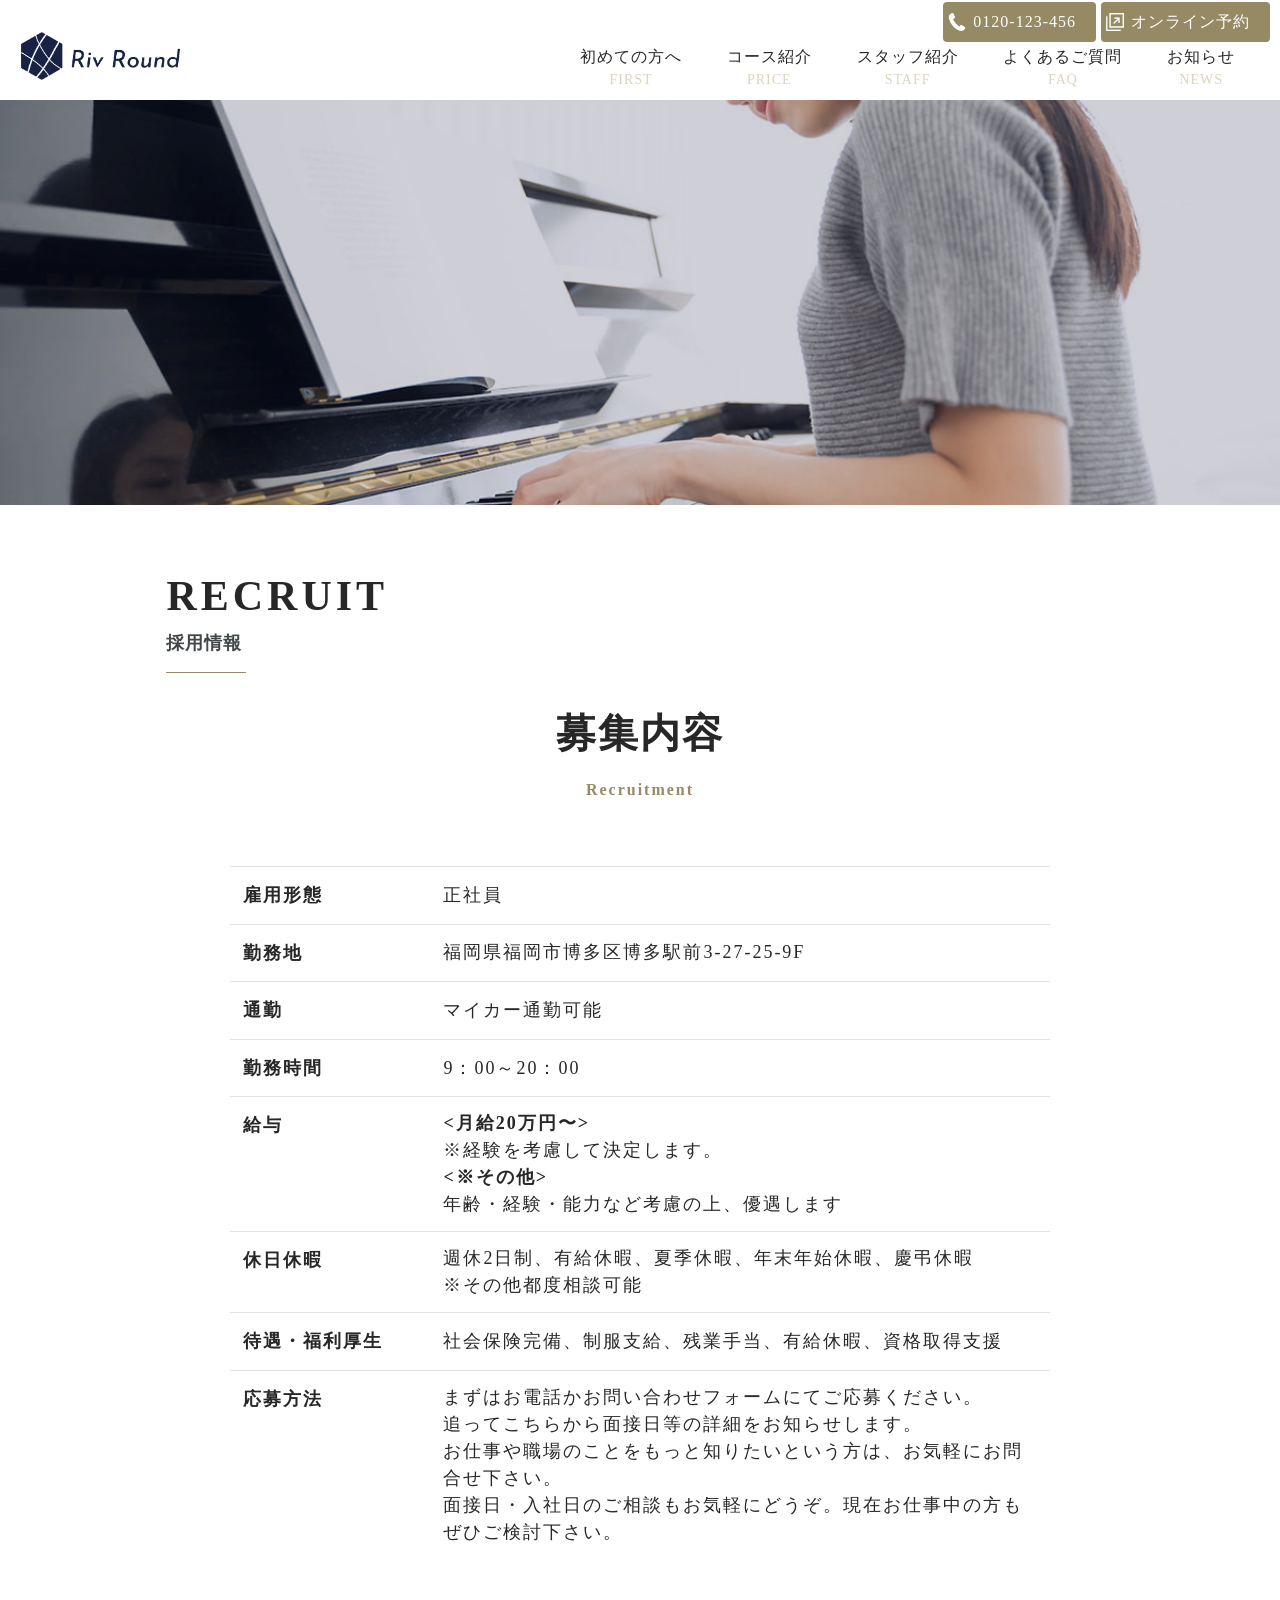
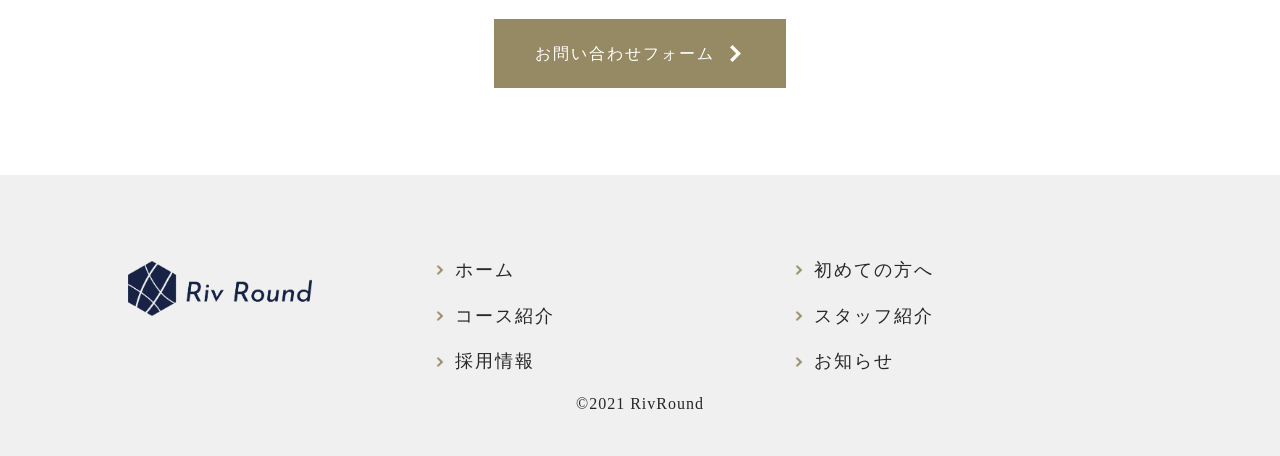
<file: recruit/recruit.html>
<!DOCTYPE html>
<html lang="ja">

<head>
  <meta charset="UTF-8">
  <meta http-equiv="X-UA-Compatible" content="IE=edge">
  <meta name="viewport" content="width=device-width, initial-scale=1.0">
  <title>採用情報 | エステテンプレート1</title>
  <link rel="stylesheet" href="/styles/vendor/animsition.min.css">
  <link rel="stylesheet" href="/styles/vendor/bootstrap-reboot.css">
  <link rel="stylesheet" href="/styles/style.css">
</head>

<body class="animsition">
  <div class="superwrapper">
    <header id="header" class="p-header">
      <div class="mobile-container">
        <div class="logo__img">
          <a href="/">
            <div class="logo"></div>
          </a>
        </div>
        <div class="mobile-button">
          <button class="mobile-menu__btn">
            <span></span>
            <span></span>
            <span></span>
          </button>
        </div>
      </div>
      <!-- /.mobile-container -->
      <div class="pc-container">
        <div class="logo__img">
          <a class="animsition-link" href="/">
            <div class="logo-pc logo"></div>
          </a>
        </div>
        <nav class="pc-nav">
          <ul class="pc-nav-list">
            <li class="pc-nav-item">
              <a class="pc-nav-link animsition-link" href="/first/first.html"><span>初めての方へ</span>
                <small>FIRST</small></a>
            </li>
            <li class="pc-nav-item">
              <a class="pc-nav-link animsition-link" href="/price/price.html"><span>コース紹介</span><small>PRICE</small></a>
            </li>
            <li class="pc-nav-item">
              <a class="pc-nav-link animsition-link"
                href="/staff/staff.html"><span>スタッフ紹介</span><small>STAFF</small></a>
            </li>
            <li class="pc-nav-item">
              <a class="pc-nav-link animsition-link" href="/faq/faq.html"><span>よくあるご質問</span><small>FAQ</small></a>
            </li>
            <li class="pc-nav-item">
              <a class="pc-nav-link animsition-link" href="/news/news.html"><span>お知らせ</span><small>NEWS</small></a>
            </li>
          </ul>
          <div class="pc-contact">
            <a class="pc-tel" href="tel:092-686-7954">0120-123-456</a>
            <a target="_blank" class="pc-net" href="https://beauty.hotpepper.jp/">オンライン予約</a>
          </div>
        </nav>
      </div>
      <!-- /.pc-container -->
      <nav class="sp-navbtn">
        <ul class="sp-navbtn__container">
          <li>
            <a class="tel" href="tel:092-686-7954">電話予約<i class="icon-tel"></i></a>
          </li>
          <li>
            <a class="net" target="_blank" href="https://beauty.hotpepper.jp/">オンライン予約<i class="icon-net"></i></a>
          </li>
        </ul>
      </nav>
      <!-- /.nav-btn -->
    </header>
    <!-- /.header -->
    <main id="main-contents" class="c-recruit">
      <section class="c-topview">
        <div class="c-topview__img">
          <img src="/images/home/staff-top.jpg" alt="">
        </div>
      </section>
      <!-- /.c-topview -->
      <div class="contents-recruit">
        <section class="recruit-message">
          <div class="c-container">
            <h1 class="c-title">
              <span class="en">recruit</span>
              <span class="ja">採用情報</span>
            </h1>
            <!-- <h2 class="c-recruit__title">
              <p class="c-txt-lg">Rivが求める人材
              </p>
              <p class="c-txt-xs">The Attraction of RivRound
              </p>
            </h2>
            <div class="c-recruit__points">
              <ul>
                <li>
                  <h4 class="points-title">
                    <span class="c-txt-lg">01</span>
                    <span class="c-txt-lr">チャレンジ精神旺盛で、やり切る力を持った人材</span>
                  </h4>
                  <div class="points-desc">
                    <p class="c-txt-sm">
                      新たな業界のスタンダードとなるエステサロンを目指し、高い目標意識を持って日々研鑽しています。強い意思と行動力を持ち、「一生に一度しかない人生で、“大きな事にチャレンジ”したい」という意欲あふれる人材を求めています。
                    </p>
                  </div>
                </li>
                <li>
                  <h4 class="points-title">
                    <span class="c-txt-lg">02</span>
                    <span class="c-txt-lr">真摯な姿勢で自分を高めていける人材</span>
                  </h4>
                  <div class="points-desc">
                    <p class="c-txt-sm">
                      RivRoundで取り入れている「360度評価」は、1ヶ月を1クールとして、良かった点と直すべき点が３軸の視点から可視化されます。他者を通して自分を俯瞰すると、自分でも思っていなかった弱みや強みが見つかります。その後の成長に大きく作用することでしょう。
                    </p>
                  </div>
                </li>
                <li>
                  <h4 class="points-title">
                    <span class="c-txt-lg">03</span>
                    <span class="c-txt-lr">個もチームも大切に出来る人材</span>
                  </h4>
                  <div class="points-desc">
                    <p class="c-txt-sm">
                      【個もチームも大切】、それは、RivRoundが施術や食事指導といった個人プレーに留まらず、「お客様の一生をサポートするプロフェッショナル集団」という大きなmissionに向かって、共に切磋琢磨出来る仲間を求めています。
                    </p>
                  </div>
                </li>
              </ul>
            </div> -->
          </div>
        </section>
        <!-- /.recruit-message -->
        <section class="recruit-detaiil">
          <div class="c-container">
            <section class="recruit-sec">
              <h2 class="c-recruit__title">
                <p class="c-txt-lg">募集内容
                </p>
                <p class="c-txt-xs">Recruitment
                </p>
              </h2>
              <div class="c-table01 is-top">
                <table>
                  <tbody class="c-txt-sm">
                    <tr>
                      <th>雇用形態</th>
                      <td>正社員</td>
                    </tr>
                    <tr>
                      <th>勤務地</th>
                      <td>福岡県福岡市博多区博多駅前3-27-25-9F</td>
                    </tr>
                    <tr>
                      <th>通勤</th>
                      <td>マイカー通勤可能</td>
                    </tr>
                    <tr>
                      <th>勤務時間</th>
                      <td>9：00～20：00</td>
                    </tr>
                    <tr>
                      <th>給与</th>
                      <td>
                        <dl class="c-table01__salary">
                          <dt>&lt;月給20万円〜&gt;</dt>
                          <dd>※経験を考慮して決定します。</dd>
                        </dl>
                        <dl class="c-table01__salary">
                          <dt>&lt;※その他&gt;</dt>
                        </dl>
                        <span class="c-note01">年齢・経験・能力など考慮の上、優遇します</span>
                      </td>
                    </tr>
                    <tr>
                      <th>休日休暇</th>
                      <td>週休2日制、有給休暇、夏季休暇、年末年始休暇、慶弔休暇<br>
                        <span class="c-note01">※その他都度相談可能</span></td>
                    </tr>
                    <tr>
                      <th>待遇・福利厚生</th>
                      <td>社会保険完備、制服支給、残業手当、有給休暇、資格取得支援</td>
                    </tr>
                    <tr>
                      <th>応募方法</th>
                      <td>
                        まずはお電話かお問い合わせフォームにてご応募ください。<br>追ってこちらから面接日等の詳細をお知らせします。<br>お仕事や職場のことをもっと知りたいという方は、お気軽にお問合せ下さい。<br>面接日・入社日のご相談もお気軽にどうぞ。現在お仕事中の方もぜひご検討下さい。
                      </td>
                    </tr>
                  </tbody>
                </table>
              </div>
            </section>
          </div>
        </section>
      </div>
      <!-- /.contents-recruit -->
      <div class="more-btn">
        <a href="/contact/contact.html" class="more-btn__link slide-bg animsition-link">
          <span class="c-txt-sm">お問い合わせフォーム</span>
          <span class="bg"></span></a>
      </div>
    </main>
    <!-- /#main-contents -->
    <footer class="p-footer">
      <div class="c-container">
        <div class="p-footer__wrap">
          <div class="p-footer__logo">
            <img src="/images/common/riv_logo_official2.png" alt="">
          </div>
          <div class="p-footer__nav">
            <ul>
              <li>
                <a class="animsition-link" href="/"><span class="c-txt-sm">ホーム</span></a>
              </li>
              <li>
                <a class="animsition-link" href="/first/first.html"><span class="c-txt-sm">初めての方へ</span></a>
              </li>
              <li>
                <a class="animsition-link" href="/price/price.html"><span class="c-txt-sm">コース紹介</span></a>
              </li>
              <li>
                <a class="animsition-link" href="/staff/staff.html"><span class="c-txt-sm">スタッフ紹介</span></a>
              </li>
              <li>
                <a class="animsition-link" href="/recruit/recruit.html"><span class="c-txt-sm">採用情報</span></a>
              </li>
              <li>
                <a class="animsition-link" href="/news/news.html"><span class="c-txt-sm">お知らせ</span></a>
              </li>
            </ul>
          </div>
        </div>
        <div class="copyright">&copy;2021 RivRound</div>
      </div>
    </footer>
    <!-- /.footer -->
    <div class="mobile-menu">
      <nav class="mobile-menu__nav">
        <ul class="mobile-menu__list">
          <li class="mobile-menu__item"><a class="animsition-link" href="/">ホーム</a></li>
          <li class="mobile-menu__item"><a class="animsition-link" href="/first/first.html">初めての方へ</a></li>
          <li class="mobile-menu__item"><a class="animsition-link" href="/price/price.html">コース紹介</a></li>
          <li class="mobile-menu__item"><a class="animsition-link" href="/staff/staff.html">スタッフ紹介</a></li>
          <li class="mobile-menu__item"><a class="animsition-link" href="/faq/faq.html">よくあるご質問</a></li>
          <li class="mobile-menu__item"><a class="animsition-link" href="/news/news.html">お知らせ</a></li>
          <li class="mobile-menu__item"><a class="animsition-link" href="/recruit/recruit.html">採用情報</a></li>
        </ul>
        <div class="contact-btn">
          <ul class="contact-btn-list">
            <li class="contact-btn-item">
              <a href="tel:05031599527">
                <span class="tel">電話予約</span>
              </a>
            </li>
            <li class="contact-btn-item">
              <a target="_blank" href="https://beauty.hotpepper.jp/">
                <span class="mail">オンライン予約</span>
              </a>
            </li>
        </div>
        </ul>
      </nav>
    </div>
    <!-- /.mobile-menu -->
  </div>
  <script src="https://ajax.googleapis.com/ajax/libs/jquery/1.11.0/jquery.min.js"></script>
  <script src="/scripts/vendor/animsition.min.js"></script>
  <script src="/scripts/libs/page.js"></script>
  <script src="/scripts/libs/mobile-menu.js"></script>
  <script src="/scripts/libs/scroll-btn.js"></script>
  <script src="/scripts/libs/scroll.js"></script>
</body>

</html>
</file>
<file: styles/style.css>
@charset "UTF-8";
@-webkit-keyframes btn {
  0% {
    -webkit-transform: translateX(-100%);
            transform: translateX(-100%);
    opacity: 0;
  }
  100% {
    opacity: 1;
    -webkit-transform: translateX(100%);
            transform: translateX(100%);
  }
}
@keyframes btn {
  0% {
    -webkit-transform: translateX(-100%);
            transform: translateX(-100%);
    opacity: 0;
  }
  100% {
    opacity: 1;
    -webkit-transform: translateX(100%);
            transform: translateX(100%);
  }
}

.c-txt-lg {
  font-size: 26px;
  letter-spacing: 2px;
  line-height: 2;
}

@media screen and (min-width: 600px) {
  .c-txt-lg {
    font-size: 30px;
  }
}

@media screen and (min-width: 960px) {
  .c-txt-lg {
    font-size: 36px;
  }
}

@media screen and (min-width: 1200px) {
  .c-txt-lg {
    font-size: 40px;
  }
}

.c-txt-lr {
  font-size: 24px;
  letter-spacing: 4px;
  line-height: 2;
}

@media screen and (min-width: 600px) {
  .c-txt-lr {
    font-size: 24px;
  }
}

@media screen and (min-width: 960px) {
  .c-txt-lr {
    font-size: 32px;
  }
}

@media screen and (min-width: 1200px) {
  .c-txt-lr {
    font-size: 36px;
  }
}

.c-txt-md {
  font-size: 20px;
  letter-spacing: 2px;
  line-height: 2;
}

@media screen and (min-width: 600px) {
  .c-txt-md {
    font-size: 20px;
  }
}

@media screen and (min-width: 960px) {
  .c-txt-md {
    font-size: 22px;
  }
}

@media screen and (min-width: 1200px) {
  .c-txt-md {
    font-size: 24px;
  }
}

.c-txt-sm, .p-news__content {
  font-size: 14px;
  letter-spacing: 2px;
  line-height: 2;
}

@media screen and (min-width: 600px) {
  .c-txt-sm, .p-news__content {
    line-height: 1.7;
  }
}

@media screen and (min-width: 960px) {
  .c-txt-sm, .p-news__content {
    font-size: 18px;
  }
}

@media screen and (min-width: 1200px) {
  .c-txt-sm, .p-news__content {
    font-size: 18px;
  }
}

.c-txt-xs {
  font-size: 10px;
  letter-spacing: 2px;
  line-height: 2;
  color: #968a64;
}

@media screen and (min-width: 600px) {
  .c-txt-xs {
    font-size: 12px;
  }
}

@media screen and (min-width: 960px) {
  .c-txt-xs {
    font-size: 18px;
  }
}

@media screen and (min-width: 1200px) {
  .c-txt-xs {
    font-size: 16px;
  }
}

.mb-sm, .c-title, .tit, .p-first__desc, .p-staff__img, .p-staff__desc, .p-price__img, .p-price__desc, .p-price__detail, .p-access__img, .p-access__desc, .p-access__map, .p-instagram__desc, .p-voices__desc, .p-news__list, .p-footer__logo, .p-footer__address, .c-first .c-points__img,
.c-price .c-points__img, .c-first .c-points__desc .num-wrap,
.c-price .c-points__desc .num-wrap, .c-first .c-flow .item-tit,
.c-price .c-flow .item-tit, .c-first .c-flow .item-img,
.c-price .c-flow .item-img, .c-first .c-flow-item:last-of-type,
.c-price .c-flow-item:last-of-type, .c-price__img, .c-price__desc, .c-price__detail, .c-staff-wrapper .c-staff__item .director, .c-staff-wrapper .c-staff__img, .c-staff-wrapper .c-staff__text, .c-staff-wrapper .c-staff__ls, .faq-wrapper .faq .c-txtarea01, .faq-wrapper .faq__item, .c-contact .c-topview__img, .c-contact .contact-form .privacy, .c-contact .contact-form .submit-btn {
  margin-bottom: 30px;
}

@media screen and (min-width: 600px) {
  .mb-sm, .c-title, .tit, .p-first__desc, .p-staff__img, .p-staff__desc, .p-price__img, .p-price__desc, .p-price__detail, .p-access__img, .p-access__desc, .p-access__map, .p-instagram__desc, .p-voices__desc, .p-news__list, .p-footer__logo, .p-footer__address, .c-first .c-points__img,
  .c-price .c-points__img, .c-first .c-points__desc .num-wrap,
  .c-price .c-points__desc .num-wrap, .c-first .c-flow .item-tit,
  .c-price .c-flow .item-tit, .c-first .c-flow .item-img,
  .c-price .c-flow .item-img, .c-first .c-flow-item:last-of-type,
  .c-price .c-flow-item:last-of-type, .c-price__img, .c-price__desc, .c-price__detail, .c-staff-wrapper .c-staff__item .director, .c-staff-wrapper .c-staff__img, .c-staff-wrapper .c-staff__text, .c-staff-wrapper .c-staff__ls, .faq-wrapper .faq .c-txtarea01, .faq-wrapper .faq__item, .c-contact .c-topview__img, .c-contact .contact-form .privacy, .c-contact .contact-form .submit-btn {
    margin-bottom: 30px;
  }
}

@media screen and (min-width: 960px) {
  .mb-sm, .c-title, .tit, .p-first__desc, .p-staff__img, .p-staff__desc, .p-price__img, .p-price__desc, .p-price__detail, .p-access__img, .p-access__desc, .p-access__map, .p-instagram__desc, .p-voices__desc, .p-news__list, .p-footer__logo, .p-footer__address, .c-first .c-points__img,
  .c-price .c-points__img, .c-first .c-points__desc .num-wrap,
  .c-price .c-points__desc .num-wrap, .c-first .c-flow .item-tit,
  .c-price .c-flow .item-tit, .c-first .c-flow .item-img,
  .c-price .c-flow .item-img, .c-first .c-flow-item:last-of-type,
  .c-price .c-flow-item:last-of-type, .c-price__img, .c-price__desc, .c-price__detail, .c-staff-wrapper .c-staff__item .director, .c-staff-wrapper .c-staff__img, .c-staff-wrapper .c-staff__text, .c-staff-wrapper .c-staff__ls, .faq-wrapper .faq .c-txtarea01, .faq-wrapper .faq__item, .c-contact .c-topview__img, .c-contact .contact-form .privacy, .c-contact .contact-form .submit-btn {
    margin-bottom: 30px;
  }
}

.mb-md, .c-topview, .p-title, .p-news, .c-first .c-features,
.c-price .c-features, .c-first .c-points__item,
.c-price .c-points__item, .c-price__wrap, .c-staff-wrapper .c-features, .c-staff-wrapper .c-staff, .c-staff-wrapper .c-staff__item, .c-recruit__title, .c-recruit__points li, .c-recruit .recruit-message, .c-recruit .recruit-detaiil, .c-contact .c-description {
  margin-bottom: 50px;
}

@media screen and (min-width: 600px) {
  .mb-md, .c-topview, .p-title, .p-news, .c-first .c-features,
  .c-price .c-features, .c-first .c-points__item,
  .c-price .c-points__item, .c-price__wrap, .c-staff-wrapper .c-features, .c-staff-wrapper .c-staff, .c-staff-wrapper .c-staff__item, .c-recruit__title, .c-recruit__points li, .c-recruit .recruit-message, .c-recruit .recruit-detaiil, .c-contact .c-description {
    margin-bottom: 40px;
  }
}

@media screen and (min-width: 960px) {
  .mb-md, .c-topview, .p-title, .p-news, .c-first .c-features,
  .c-price .c-features, .c-first .c-points__item,
  .c-price .c-points__item, .c-price__wrap, .c-staff-wrapper .c-features, .c-staff-wrapper .c-staff, .c-staff-wrapper .c-staff__item, .c-recruit__title, .c-recruit__points li, .c-recruit .recruit-message, .c-recruit .recruit-detaiil, .c-contact .c-description {
    margin-bottom: 60px;
  }
}

.mb-lr, .p-first, .p-access, .p-instagram, .c-first .c-points,
.c-price .c-points, .c-first .c-flow,
.c-price .c-flow, .c-price, .c-recruit, .faq-wrapper .faq {
  margin-bottom: 70px;
}

@media screen and (min-width: 600px) {
  .mb-lr, .p-first, .p-access, .p-instagram, .c-first .c-points,
  .c-price .c-points, .c-first .c-flow,
  .c-price .c-flow, .c-price, .c-recruit, .faq-wrapper .faq {
    margin-bottom: 80px;
  }
}

@media screen and (min-width: 960px) {
  .mb-lr, .p-first, .p-access, .p-instagram, .c-first .c-points,
  .c-price .c-points, .c-first .c-flow,
  .c-price .c-flow, .c-price, .c-recruit, .faq-wrapper .faq {
    margin-bottom: 80px;
  }
}

.pb-sm, .p-concept__img, .p-concept__desc, .p-instagram__img {
  padding-bottom: 30px;
}

@media screen and (min-width: 600px) {
  .pb-sm, .p-concept__img, .p-concept__desc, .p-instagram__img {
    padding-bottom: 30px;
  }
}

@media screen and (min-width: 960px) {
  .pb-sm, .p-concept__img, .p-concept__desc, .p-instagram__img {
    padding-bottom: 30px;
  }
}

.pb-md, .p-access {
  padding-bottom: 50px;
}

@media screen and (min-width: 600px) {
  .pb-md, .p-access {
    padding-bottom: 40px;
  }
}

@media screen and (min-width: 960px) {
  .pb-md, .p-access {
    padding-bottom: 60px;
  }
}

.pb-lr, .p-aicatch, .p-aicatch__img, .p-staff, .p-concept, .p-price, .p-voices {
  padding-bottom: 70px;
}

@media screen and (min-width: 600px) {
  .pb-lr, .p-aicatch, .p-aicatch__img, .p-staff, .p-concept, .p-price, .p-voices {
    padding-bottom: 80px;
  }
}

@media screen and (min-width: 960px) {
  .pb-lr, .p-aicatch, .p-aicatch__img, .p-staff, .p-concept, .p-price, .p-voices {
    padding-bottom: 80px;
  }
}

.c-container, .c-first .c-points__desc,
.c-price .c-points__desc {
  padding: 0 6vw;
}

@media screen and (min-width: 600px) {
  .c-container, .c-first .c-points__desc,
  .c-price .c-points__desc {
    padding: 0 6vw;
  }
}

@media screen and (min-width: 960px) {
  .c-container, .c-first .c-points__desc,
  .c-price .c-points__desc {
    padding: 0 6vw;
  }
}

@media screen and (min-width: 1200px) {
  .c-container, .c-first .c-points__desc,
  .c-price .c-points__desc {
    padding: 0 10vw;
  }
}

.swiper-container {
  overflow: visible !important;
}

.swiper-slide {
  overflow: hidden;
}

.swiper-slide > img {
  max-width: 100%;
  -webkit-transform: scale(1.2);
          transform: scale(1.2);
  -webkit-transition: -webkit-transform 4s ease;
  transition: -webkit-transform 4s ease;
  transition: transform 4s ease;
  transition: transform 4s ease, -webkit-transform 4s ease;
}

.swiper-slide-active > img {
  -webkit-transform: none;
          transform: none;
}

.scrolldown {
  display: inline-block;
  position: absolute;
  right: 10px;
  bottom: 0;
  z-index: 2;
  padding: 10px 10px 42px;
  overflow: hidden;
  color: #fff;
  font-size: 12px;
  z-index: 4000;
  font-family: 'Josefin Sans', sans-serif;
  line-height: 1;
  letter-spacing: .2em;
  text-transform: uppercase;
  -webkit-writing-mode: vertical-lr;
      -ms-writing-mode: tb-lr;
          writing-mode: vertical-lr;
}

.scrolldown::after {
  content: '';
  position: absolute;
  bottom: 0;
  left: 50%;
  width: 1px;
  height: 60px;
  background: #fff;
}

.scrolldown::after {
  height: 20px;
  -webkit-animation: sdl 2s ease infinite;
          animation: sdl 2s ease infinite;
}

@media (min-width: 960px) {
  .scrolldown {
    right: 20px;
    font-size: 18px;
  }
  .scrolldown::after {
    width: 2px;
  }
}

@-webkit-keyframes sdl {
  0% {
    -webkit-transform: translateY(-20px);
            transform: translateY(-20px);
  }
  100% {
    -webkit-transform: translateY(40px);
            transform: translateY(40px);
  }
}

@keyframes sdl {
  0% {
    -webkit-transform: translateY(-20px);
            transform: translateY(-20px);
  }
  100% {
    -webkit-transform: translateY(40px);
            transform: translateY(40px);
  }
}

/******************************************************************

Stylesheet: ベーススタイル

******************************************************************/
body {
  color: #272727;
  font-family: 'Cormorant Infant', serif;
  font-family: 'Noto Serif JP', serif;
  letter-spacing: 1px;
}

body.hidden {
  overflow: hidden;
}

.superwrapper {
  overflow: hidden;
}

.readmore {
  text-align: right;
}

.readmore span {
  position: relative;
  color: #272727;
  display: inline-block;
  padding-right: 20px;
  font-size: 16px;
}

.readmore span::after {
  position: absolute;
  top: 6px;
  right: 0;
  content: '';
  display: inline-block;
  height: 12px;
  width: 12px;
  background-image: url(../images/common/arrow.png);
  background-position: center;
  background-size: contain;
  background-repeat: no-repeat;
}

@media (min-width: 600px) {
  .readmore span {
    font-size: 20px;
    padding-right: 25px;
  }
  .readmore span::after {
    height: 16px;
    width: 16px;
  }
}

.icon-tel {
  display: inline-block;
  position: absolute;
  top: 0;
  right: 0;
  bottom: 0;
  margin: auto;
  background-image: url(../images/common/icon-tel.png);
  background-position: center;
  background-repeat: no-repeat;
  background-size: contain;
  height: 14px;
  width: 14px;
}

.icon-net {
  display: inline-block;
  position: absolute;
  top: 0;
  right: 0;
  bottom: 0;
  margin: auto;
  background-image: url(../images/common/icon-link-1-black.png);
  background-position: center;
  background-repeat: no-repeat;
  background-size: contain;
  height: 15px;
  width: 15px;
}

.icon-map {
  position: relative;
}

.icon-map::before {
  content: '';
  display: block;
  background-image: url(../images/common/icon-map.png);
  background-position: center;
  background-repeat: no-repeat;
  background-size: contain;
  height: 17px;
  width: 17px;
}

.icon-insta {
  position: relative;
  padding-left: 10vw;
  color: #272727;
  border-bottom: 1px solid #949494;
  padding-bottom: 5px;
}

.icon-insta::before {
  content: '';
  position: absolute;
  top: 0;
  left: 0;
  background-image: url(../images/common/icon-insta-gr.png);
  background-position: center;
  background-repeat: no-repeat;
  background-size: contain;
  height: 20px;
  width: 20px;
}

.c-topview {
  position: relative;
}

.c-topview__img {
  position: relative;
  height: 30vh;
}

.c-topview__img::before {
  content: '';
  display: block;
  height: 100%;
  width: 100%;
  background-color: #10103f;
  position: absolute;
  top: 0;
  left: 0;
  z-index: 3000;
  opacity: 0.2;
}

.c-topview__title {
  position: absolute;
  top: 60%;
  left: 0;
  -webkit-transform: translateY(-50%);
          transform: translateY(-50%);
  width: 100%;
  text-align: center;
  z-index: 6000;
  color: #fff;
  text-shadow: #272727 1px 1px 1px;
}

.c-topview__title h2 {
  font-weight: normal;
}

@media (max-width: 599px) {
  .c-topview .view-pc {
    display: none;
  }
}

@media (min-width: 600px) {
  .c-topview .view-sp {
    display: none;
  }
}

.p-title {
  position: relative;
  text-transform: uppercase;
  text-align: center;
}

.p-title .en {
  display: block;
  font-size: 30px;
  letter-spacing: 4px;
}

.p-title .ja {
  position: relative;
  top: -0.3rem;
  font-size: 14px;
  color: #434749;
  padding-left: 8px;
}

.p-title::after {
  position: absolute;
  bottom: 0;
  right: 0;
  left: 0;
  margin: auto;
  content: '';
  display: inline-block;
  width: 80px;
  height: 1px;
  background-color: #968a64;
}

.c-title {
  position: relative;
  text-transform: uppercase;
}

.c-title .en {
  display: block;
  font-size: 30px;
  letter-spacing: 4px;
}

.c-title .ja {
  position: relative;
  top: -0.3rem;
  font-size: 14px;
  color: #434749;
  padding-bottom: 10px;
}

.c-title .ja::after {
  position: absolute;
  bottom: 0;
  left: 0;
  margin: auto;
  content: '';
  display: inline-block;
  width: 80px;
  height: 1px;
  background-color: #968a64;
}

.tit {
  text-align: center;
  font-size: 20px;
}

.tit .en {
  font-size: 12px;
  color: #dbd4bd;
}

.c-sub-title p {
  position: relative;
  padding-left: 30px;
}

.c-sub-title p::before {
  position: absolute;
  content: "";
  left: 0;
  top: 50%;
  width: 20px;
  height: 3px;
  background: #dbd4bd;
}

.more-btn {
  position: relative;
  display: inline-block;
  text-align: center;
}

.more-btn__link {
  background-color: #968a64;
  height: 50px;
  display: inline-block;
  padding: 10px 15px;
  border: 1px solid #968a64;
  z-index: 1;
}

.more-btn__link span {
  position: relative;
  color: #fff;
}

.more-btn__link span:first-child {
  padding-right: 30px;
}

.more-btn__link span:first-child::before {
  content: '';
  display: block;
  position: absolute;
  top: 0;
  right: 0;
  bottom: 0;
  margin: auto;
  width: 20px;
  background-image: url(../images/common/arrow-wh.png);
  background-position: center;
  background-repeat: no-repeat;
  background-size: contain;
  -webkit-transition: .3s;
  transition: .3s;
  z-index: 100;
}

.more-btn__link.slide-bg {
  position: relative;
  overflow: hidden;
}

.more-btn__link.slide-bg .bg {
  display: inline-block;
  width: 100%;
  height: 100%;
  background-color: #fff;
  position: absolute;
  top: 0;
  left: 0;
  -webkit-transform: translateX(-101%);
          transform: translateX(-101%);
  -webkit-transition: -webkit-transform 0.3s;
  transition: -webkit-transform 0.3s;
  transition: transform 0.3s;
  transition: transform 0.3s, -webkit-transform 0.3s;
  z-index: -1;
}

.more-btn__link.slide-bg:hover {
  z-index: 1;
}

.more-btn__link.slide-bg:hover span {
  color: #272727;
  -webkit-transform: none;
          transform: none;
}

.more-btn__link.slide-bg:hover span:first-child::before {
  background-image: url(../images/common/arrow.png);
}

@media (min-width: 600px) {
  .more-btn__link {
    padding: 20px 40px;
    height: auto;
  }
  .more-btn__link .c-txt-sm, .more-btn__link .p-news__content {
    font-size: 16px;
  }
}

.top-view {
  position: relative;
  margin-bottom: 100px;
}

.top-view .hero {
  position: relative;
}

.top-view .hero .swiper-slide {
  height: 60vh;
}

.top-view .hero__text {
  position: absolute;
  top: 50%;
  left: 50%;
  -webkit-transform: translateY(-50%) translateX(-50%);
          transform: translateY(-50%) translateX(-50%);
  margin: auto;
  z-index: 1000;
  color: #fff;
  text-shadow: 1px 1px 1px #434749;
  width: 100%;
  text-align: center;
}

.top-view .hero__text h2 {
  font-size: 24px;
  text-align: left;
  display: inline-block;
}

@media (max-width: 599px) {
  .top-view .hero .view-pc {
    display: none;
  }
}

@media (min-width: 600px) {
  .top-view .hero .view-sp {
    display: none;
  }
}

.top-view .bg {
  position: relative;
}

.top-view .bg::before {
  position: absolute;
  top: 0;
  left: 0;
  content: '';
  display: block;
  height: 100%;
  width: 100%;
  background-color: #272727;
  opacity: .3;
  z-index: 100;
}

.p-first {
  position: relative;
}

.p-first h3 {
  margin: 10px 0;
}

.p-first__img ul {
  display: -webkit-box;
  display: -ms-flexbox;
  display: flex;
  -webkit-box-pack: justify;
      -ms-flex-pack: justify;
          justify-content: space-between;
}

.p-first__img ul li {
  width: 48%;
  height: 240px;
}

.p-first__img ul li .simpleParallax {
  height: 100%;
}

.p-first__img ul li:last-of-type {
  margin-top: 60px;
}

.p-aicatch {
  background-color: #f0f0f0;
}

.p-aicatch__img .simpleParallax {
  height: 240px;
}

.p-aicatch__desc {
  text-align: center;
  font-weight: bold;
}

@media (min-width: 600px) {
  .p-aicatch .simpleParallax {
    height: 260px;
  }
}

@media (min-width: 960px) {
  .p-aicatch .simpleParallax {
    height: 320px;
  }
}

.p-staff {
  background-color: #f0f0f0;
}

.p-staff .more-btn__link {
  border: 1px solid #fff;
}

.p-price__detail {
  width: 100%;
  display: -webkit-box;
  display: -ms-flexbox;
  display: flex;
  -webkit-box-pack: justify;
      -ms-flex-pack: justify;
          justify-content: space-between;
  border-bottom: 1px dotted #949494;
  padding-bottom: 20px;
}

.p-price__detail:first-of-type {
  border-top: 1px dotted #949494;
  padding: 30px 0;
}

.p-price__detail dt span {
  display: block;
  font-size: 12px;
}

.p-price__detail .price-tit {
  font-size: 18px;
  font-weight: bold;
}

.p-price__detail .price-tit .tax {
  display: block;
  font-size: 12px;
  text-align: right;
  margin-top: -5px;
}

@media (max-width: 599px) {
  .p-price .view-pc {
    display: none;
  }
}

.p-access {
  padding-top: 20px;
  background-color: #f0f0f0;
}

.p-access__desc a {
  color: #272727;
}

.p-access__map iframe {
  width: 100%;
}

.p-instagram__img {
  display: -webkit-box;
  display: -ms-flexbox;
  display: flex;
  margin: 0 -6vw;
}

.p-instagram__img a {
  height: 150px;
  width: 33.3%;
}

.p-voices {
  background-color: #f0f0f0;
  padding-top: 20px;
}

.p-voices__item {
  text-align: center;
}

.p-voices__img {
  margin-bottom: 15px;
}

.p-voices__img img {
  width: 35%;
}

.p-voices__desc p {
  margin-bottom: 10px;
}

.p-voices__desc .name {
  font-weight: bold;
}

.p-voices__desc .tit {
  font-size: 18px;
  font-weight: bold;
  color: #968a64;
}

.p-voices .p-voice01__img {
  text-align: center;
}

.p-news {
  padding-top: 20px;
}

.p-news .p-title .en::before {
  display: none;
}

.p-news__item {
  padding: 20px 10px;
  border-bottom: 1px solid #dbd4bd;
}

.p-news__item a {
  color: #272727;
}

.p-news__date {
  color: #968a64;
  letter-spacing: 2px;
}

.p-footer {
  padding: 40px 0;
  background-color: #f0f0f0;
}

.p-footer__logo img {
  width: 35%;
}

.p-footer__nav {
  margin: auto;
  display: block;
}

.p-footer__nav ul {
  display: inline-block;
}

.p-footer__nav li {
  margin-bottom: 15px;
  text-align: left;
}

.p-footer__nav li span {
  position: relative;
  display: block;
  padding-left: 20px;
}

.p-footer__nav li span::before {
  position: absolute;
  top: 0;
  left: 0;
  bottom: 0;
  margin: auto;
  content: '';
  height: 10px;
  width: 10px;
  background-image: url(../images/common/arrow.png);
  background-repeat: no-repeat;
  background-size: contain;
}

.p-footer__nav li .c-txt-sm, .p-footer__nav li .p-news__content {
  font-size: 13px;
  color: #272727;
}

.p-footer__address {
  text-align: center;
}

.p-footer__address .address {
  margin-bottom: 10px;
}

.p-footer__address a span {
  color: #272727;
}

.p-footer .copyright {
  text-align: center;
}

.c-first .c-features h3,
.c-price .c-features h3 {
  margin-bottom: 15px;
}

.c-first .c-points__img,
.c-price .c-points__img {
  height: 220px;
}

@media (min-width: 600px) {
  .c-first .c-points__img,
  .c-price .c-points__img {
    height: 300px;
  }
}

@media (min-width: 960px) {
  .c-first .c-points__img,
  .c-price .c-points__img {
    height: 350px;
  }
}

.c-first .c-points__desc .item-tit,
.c-price .c-points__desc .item-tit {
  font-size: 18px;
}

.c-first .c-points__desc .num,
.c-price .c-points__desc .num {
  display: inline-block;
  margin-bottom: 20px;
  font-size: 28px;
  color: #dbd4bd;
  border-bottom: 2px solid #dbd4bd;
}

.c-first .c-points__desc .num-wrap,
.c-price .c-points__desc .num-wrap {
  text-align: center;
}

.c-first .c-flow,
.c-price .c-flow {
  padding-top: 50px;
}

.c-first .c-flow .item-tit,
.c-price .c-flow .item-tit {
  font-size: 24px;
}

.c-first .c-flow .item-tit .num,
.c-price .c-flow .item-tit .num {
  color: #dad7cd;
  font-size: 42px;
  display: inline-block;
  margin-right: 20px;
}

.c-first .c-flow-item,
.c-price .c-flow-item {
  position: relative;
  padding: 50px 0;
}

.c-first .c-flow-item::after,
.c-price .c-flow-item::after {
  content: "";
  position: absolute;
  z-index: 200;
  bottom: -20px;
  left: 50%;
  margin-left: -40px;
  display: block;
  width: 0px;
  height: 0px;
  border-style: solid;
  border-width: 20px 40px 0 40px;
  border-color: #f0f0f0 transparent transparent transparent;
}

.c-first .c-flow-item:last-of-type::after,
.c-price .c-flow-item:last-of-type::after {
  display: none;
}

.c-first .c-flow #flow02::after,
.c-first .c-flow #flow04::after,
.c-first .c-flow #flow06::after,
.c-price .c-flow #flow02::after,
.c-price .c-flow #flow04::after,
.c-price .c-flow #flow06::after {
  border-color: #fff transparent transparent transparent;
}

.c-first .c-flow #flow08::after,
.c-price .c-flow #flow08::after {
  display: none;
}

.c-first .c-flow #flow01,
.c-first .c-flow #flow03,
.c-first .c-flow #flow05,
.c-first .c-flow #flow07,
.c-price .c-flow #flow01,
.c-price .c-flow #flow03,
.c-price .c-flow #flow05,
.c-price .c-flow #flow07 {
  background-color: #f0f0f0;
}

.c-first .more-btn,
.c-price .more-btn {
  text-align: center;
  display: block;
}

.c-first .more-btn__link,
.c-price .more-btn__link {
  width: auto;
}

@media (max-width: 599px) {
  .c-first .item-img.view-pc,
  .c-price .item-img.view-pc {
    display: none;
  }
}

@media (min-width: 600px) {
  .c-first .item-img.view-sp,
  .c-price .item-img.view-sp {
    display: none;
  }
}

.c-price__detail {
  width: 100%;
  display: -webkit-box;
  display: -ms-flexbox;
  display: flex;
  -webkit-box-pack: justify;
      -ms-flex-pack: justify;
          justify-content: space-between;
  border-bottom: 1px dotted #949494;
  padding-bottom: 20px;
}

.c-price__detail:first-of-type {
  border-top: 1px dotted #949494;
  padding: 30px 0;
}

.c-price__detail dt {
  width: 60%;
}

.c-price__detail dt p {
  margin-bottom: 10px;
}

.c-price__detail dt span {
  display: block;
  font-size: 12px;
  color: #434749;
}

.c-price__detail dd {
  width: 30%;
}

.c-price__detail .price-tit {
  font-size: 18px;
  font-weight: bold;
}

.c-price__detail .price-tit .yen {
  display: block;
  text-align: right;
}

.c-price__detail .price-tit .tax {
  display: block;
  font-size: 12px;
  text-align: right;
  margin-top: -5px;
}

.c-staff-wrapper .c-features h3 {
  margin-bottom: 15px;
}

.c-staff-wrapper .c-staff__item .director {
  text-align: center;
  font-size: 22px;
  letter-spacing: 4px;
}

.c-staff-wrapper .c-staff__item .director .en {
  font-size: 12px;
  color: #dbd4bd;
}

.c-staff-wrapper .c-staff__name {
  margin-bottom: 10px;
}

.c-staff-wrapper .c-staff__name .en {
  font-size: 14px;
  letter-spacing: 3px;
}

.c-staff-wrapper .c-staff__name .ja {
  font-size: 24px;
  letter-spacing: 3px;
}

.c-staff-wrapper .more-btn {
  text-align: center;
  display: block;
}

.c-staff-wrapper .more-btn__link {
  width: auto;
}

.c-recruit__title {
  text-align: center;
}

.c-recruit .recruit-detaiil-sec.is-bottom {
  margin-top: 60px;
}

.c-recruit .recruit-detaiil-sec__ico {
  font-family: serif;
}

.c-recruit .recruit-detaiil-sec__ico.is-detail::before {
  background-image: url(..../images/recruit/ico_detail01.png);
  background-position: center;
  background-repeat: no-repeat;
  background-size: contain;
}

.c-recruit .recruit-detaiil-sec__ico.is-info::before {
  background-image: url(..../images/recruit/ico_info01.png);
  background-position: center;
  background-size: contain;
  background-repeat: no-repeat;
}

.c-recruit .recruit-detaiil__head {
  margin-bottom: 30px;
}

.c-recruit .c-table01 tr {
  padding: 12px;
  border-top: 1px solid #e3e2dc;
  display: block;
}

.c-recruit .c-table01 th {
  font-weight: bold;
}

.c-recruit .c-table01 td {
  line-height: 1.5;
}

.c-recruit .more-btn {
  display: block;
}

@media (max-width: 599px) {
  .c-recruit .c-table01 th {
    display: block;
  }
}

@media (max-width: 599px) {
  .c-recruit th {
    color: #272727;
    margin-bottom: 5px;
  }
}

.c-recruit .points-title .c-txt-lg {
  color: #dbd4bd;
  display: block;
}

.faq-wrapper {
  overflow: hidden;
}

.faq-wrapper .faq .c-txt-sm, .faq-wrapper .faq .p-news__content {
  font-size: 16px;
}

.faq-wrapper .faq dt {
  position: relative;
  cursor: pointer;
  -webkit-transition: color 0.2s cubic-bezier(0, 0, 0.58, 1);
  transition: color 0.2s cubic-bezier(0, 0, 0.58, 1);
  padding: 0 0 6vw 0;
}

.faq-wrapper .faq dt::before {
  content: 'Q';
  position: absolute;
  top: -5px;
  left: 0;
  bottom: 0;
  margin: auto;
  width: 12px;
  font-size: 20px;
  color: #968a64;
}

.faq-wrapper .faq dt span {
  padding-right: 8vw;
  margin-top: 4vw;
  margin-left: 8vw;
  line-height: 1.5;
  display: block;
  position: relative;
  padding-left: 3vw;
}

.faq-wrapper .faq dt span::after {
  content: '';
  position: absolute;
  top: 0;
  bottom: 0;
  margin: auto;
  right: 0;
  width: 16px;
  height: 16px;
  background-image: url(../images/common/icon-arrow-down.png);
  background-position: top center;
  background-repeat: no-repeat;
  background-size: contain;
  -webkit-transition: all .2s;
  transition: all .2s;
}

.faq-wrapper .faq dd {
  position: relative;
}

.faq-wrapper .faq dd::before {
  content: 'A';
  position: absolute;
  top: 0;
  left: 0;
  bottom: 0;
  margin: auto;
  width: 12px;
  font-size: 22px;
  color: #968a64;
}

.faq-wrapper .faq dd .m-description-article {
  margin: 2vw 0 2vw 8vw;
  font-size: 3.7vw;
  display: block;
  line-height: 2;
  padding-left: 3vw;
}

.faq-wrapper .faq .more-btn {
  display: block;
}

.c-news {
  padding: 0 0 10vw 0;
  letter-spacing: 3px;
}

.c-news__item {
  border-bottom: 1px solid #dbd4bd;
}

.c-news__item:first-child {
  border-top: 1px solid #dbd4bd;
}

.c-news__link {
  display: block;
  padding: 4vw 0;
}

.c-news__link p {
  margin-top: 2vw;
  color: #272727;
}

.c-news__date {
  color: #968a64;
  margin-bottom: 5px;
}

.c-news__list {
  padding-bottom: 5vw;
}

.c-news .page-numbers {
  margin: 6vw 0;
}

.c-news .page-numbers:not(.next):not(.prev) {
  position: relative;
  display: -webkit-box;
  display: -ms-flexbox;
  display: flex;
  -webkit-box-align: center;
      -ms-flex-align: center;
          align-items: center;
  -webkit-box-pack: center;
      -ms-flex-pack: center;
          justify-content: center;
  color: #272727;
  font-size: 13px;
  padding-left: 3px;
}

.c-news .page-numbers:not(.next):not(.prev) .current {
  border: 1px solid #dbd4bd;
  background: #dbd4bd !important;
}

.c-news .page-numbers:not(.next):not(.prev) .page-numbers:not(.next):not(.prev) {
  width: 40px;
  height: 40px;
  border-radius: 100%;
  border: 1px solid #dbd4bd;
  background: #fff;
  margin: 0 1.3vw;
}

.c-news .page-numbers:not(.next):not(.prev) .next {
  position: relative;
  padding-right: 22px;
  color: #272727;
  top: 0;
}

.c-news .page-numbers:not(.next):not(.prev) .next::after {
  -webkit-transition: all 0.2s cubic-bezier(0, 0, 0.58, 1);
  transition: all 0.2s cubic-bezier(0, 0, 0.58, 1);
  content: "";
  position: absolute;
  right: 0;
  background-image: url(../images/common/arrow.png);
  background-position: right center;
  background-repeat: no-repeat;
  background-size: 100% 100%;
  top: 1px;
  width: 12px;
  height: 12px;
  margin-left: 8px;
}

@media (max-width: 767px) {
  .c-news .page-numbers:not(.next):not(.prev) .next {
    display: none;
  }
}

@media (min-width: 600px) {
  .c-news .page-numbers:not(.next):not(.prev) .page-numbers:not(.next):not(.prev) {
    width: 45px;
    height: 45px;
  }
  .c-news .page-numbers:not(.next):not(.prev) .next {
    top: 1px;
  }
}

@media (min-width: 900px) {
  .c-news .page-numbers:not(.next):not(.prev) .page-numbers:not(.next):not(.prev) {
    width: 55px;
    height: 55px;
    font-size: 18px;
  }
  .c-news .page-numbers:not(.next):not(.prev) .next {
    top: 2px;
    font-size: 18px;
  }
  .c-news .page-numbers:not(.next):not(.prev) .next::after {
    top: 4px;
  }
}

.c-news__contents {
  line-height: 2;
  font-size: .8rem;
}

.c-news__title {
  text-align: center;
  margin: 0 0 10vw 0;
  letter-spacing: 2px;
  font-weight: 100;
}

.c-news .c-news__block {
  padding: 8vw 0;
}

.c-news-sl .c-container, .c-news-sl .c-first .c-points__desc, .c-first .c-news-sl .c-points__desc,
.c-news-sl .c-price .c-points__desc, .c-price .c-news-sl .c-points__desc {
  padding: 0 5vw 0 5vw;
}

.c-news-sl__date {
  color: #968a64;
}

.c-news-sl__contents {
  padding: 10vw 0 0 0;
  line-height: 2.5;
}

.c-news-sl__link {
  margin: 0 0 10vw 0;
  text-align: right;
  font-size: .8rem;
}

.c-news-sl__link a {
  display: inline-block;
  padding-bottom: 5px;
  border-bottom: 1px solid #968a64;
}

.c-news-sl__link a span {
  color: #272727;
}

.c-contact {
  background-color: #f0f0f0;
}

.c-contact .c-topview .c-container p, .c-contact .c-topview .c-first .c-points__desc p, .c-first .c-contact .c-topview .c-points__desc p, .c-contact .c-topview .c-price .c-points__desc p, .c-price .c-contact .c-topview .c-points__desc p {
  text-align: center;
  font-weight: bold;
}

.c-contact .c-description {
  padding: 40px 0;
  background-color: rgba(255, 255, 255, 0.9);
  color: #fff;
}

.c-contact .c-description ul {
  padding: 20px 0;
}

.c-contact .c-description .c-txt-xs {
  font-size: 12px;
  color: #fff;
}

.c-contact .contact-form {
  margin-bottom: 40px;
  text-align: center;
}

.c-contact .contact-form h1 {
  display: block;
  text-align: center;
  margin: 30px 0;
}

.c-contact .contact-form input,
.c-contact .contact-form textarea {
  width: 100%;
  border: 1px solid #272727;
}

.c-contact .contact-form textarea {
  margin-bottom: 0;
}

.c-contact .contact-form input {
  height: 45px;
}

.c-contact .contact-form select {
  width: 130px;
  height: 45px;
  border: 1px solid #272727;
}

.c-contact .contact-form dl {
  text-align: left;
  display: inline-block;
  width: 280px;
  padding-bottom: 20px;
}

.c-contact .contact-form dt {
  font-size: 14px;
}

.c-contact .contact-form .must {
  position: relative;
  padding: 5px 15px 5px 0;
  margin-right: 10px;
}

.c-contact .contact-form .must::after {
  content: '*';
  font-size: 14px;
  color: #1d649e;
}

.c-contact .contact-form .free {
  padding: 5px 15px 5px 0;
  margin-right: 10px;
}

.c-contact .contact-form .ct-request select {
  width: 100%;
}

.c-contact .contact-form .ct-flex {
  display: -webkit-box;
  display: -ms-flexbox;
  display: flex;
  -webkit-box-pack: justify;
      -ms-flex-pack: justify;
          justify-content: space-between;
  width: 280px;
  text-align: center;
  margin: auto;
  padding-bottom: 20px;
}

.c-contact .contact-form .ct-sex {
  display: inline-block;
  text-align: left;
}

.c-contact .contact-form .ct-sex input {
  margin: 0;
}

.c-contact .contact-form .ct-sex select {
  height: 45px;
}

.c-contact .contact-form .ct-age {
  display: inline-block;
  text-align: right;
}

.c-contact .contact-form .ct-age dt {
  text-align: left;
  display: block;
  padding-left: 13px;
}

.c-contact .contact-form .ct-date {
  text-align: left;
  font-size: 14px;
}

.c-contact .contact-form .ct-date input {
  margin-top: 0;
  width: 130px;
}

.c-contact .contact-form .ct-time {
  display: inline-block;
  text-align: right;
}

.c-contact .contact-form .ct-time dt {
  text-align: left;
  display: block;
  padding-left: 13px;
}

.c-contact .contact-form .wpcf7 form.invalid .wpcf7-response-output {
  border: 1px solid red;
}

.c-contact .contact-form .wpcf7-acceptance input {
  height: 20px;
  width: 20px;
  margin-right: 10px;
}

.c-contact .contact-form .ms-1 {
  color: #2180da;
  border-bottom: 1px solid #2180da;
}

.c-contact .contact-form .submit-btn {
  text-align: center;
}

.c-contact .contact-form .submit-btn input:disabled {
  border-color: #949494;
}

.c-contact .contact-form .submit-btn input {
  border-color: #272727;
  width: 70%;
  max-width: 320px;
}

.c-contact .contact-form .ajax-loader {
  display: none;
}

.c-contact .contact-form .wpcf7-spinner {
  display: none;
}

@media (min-width: 600px) {
  .c-contact .contact-form .c-contact-text {
    font-size: 18px;
  }
  .c-contact .contact-form dt {
    font-size: 20px;
  }
  .c-contact .contact-form dl {
    width: 540px;
  }
  .c-contact .contact-form .ct-date input {
    width: 250px;
  }
  .c-contact .contact-form .ct-flex {
    width: 540px;
  }
  .c-contact .contact-form select {
    width: 250px;
  }
  .c-contact .contact-form .submit-btn input {
    width: 70%;
    max-width: 320px;
    height: 64px;
    font-size: 20px;
  }
  .c-contact .contact-form .wpcf7-acceptance input {
    height: 30px;
    width: 30px;
    margin-right: 15px;
  }
  .c-contact .contact-form .ms-1 {
    font-size: 18px;
  }
}

@media (min-width: 1200px) {
  .c-contact .contact-form dl {
    width: 800px;
  }
  .c-contact .contact-form .ct-date input {
    width: 380px;
  }
  .c-contact .contact-form .ct-flex {
    width: 800px;
  }
  .c-contact .contact-form select {
    width: 380px;
  }
  .c-contact .contact-form .ct-age dt,
  .c-contact .contact-form .ct-time dt {
    padding-left: 25px;
  }
}

.c-contact .grecaptcha-badge {
  -webkit-box-shadow: none !important;
          box-shadow: none !important;
  width: 100% !important;
}

.c-contact .grecaptcha-badge iframe {
  -webkit-box-shadow: grey 0px 0px 5px;
          box-shadow: grey 0px 0px 5px;
}

.c-privacy {
  margin-top: 100px;
}

.c-privacy .c-title {
  text-align: center;
  font-size: 26px;
  display: block;
  margin-bottom: 50px;
  font-weight: bold;
}

.c-privacy h3 {
  margin-bottom: 20px;
}

.c-privacy-item {
  margin-bottom: 30px;
}

.c-privacy-btn {
  text-align: center;
  margin: 40px 0;
  font-size: 20px;
}

.c-privacy-btn a {
  position: relative;
  border: 1px solid #272727;
  padding: 15px 30px;
  border-radius: 5px;
  background-color: #fff;
  -webkit-transition: all 0.3s;
  transition: all 0.3s;
  letter-spacing: 2px;
}

.c-privacy-btn a:hover {
  letter-spacing: 5px;
  -webkit-transition: all 0.3s;
  transition: all 0.3s;
}

.c-privacy-btn a::after {
  position: absolute;
  top: 0;
  right: 5px;
  bottom: 0;
  margin: auto;
  content: '';
  display: inline-block;
  height: 18px;
  width: 18px;
  background-image: url(..../images/common/arrow.png);
  background-size: contain;
  background-repeat: no-repeat;
}

.p-header {
  width: 100%;
  height: 64px;
}

.p-header .logo__img {
  display: inline-block;
  margin: 9px 10px 0 10px;
}

.p-header .logo {
  background-image: url(../images/common/riv_logo_official2.png);
  background-size: contain;
  background-position: center;
  background-repeat: no-repeat;
  height: 48px;
  width: 90px;
  opacity: 1;
}

.p-header .logo.inview {
  background-image: url(../images/common/riv_logo_02.png);
}

.p-header .mobile-button {
  position: fixed;
  top: 16px;
  right: 10px;
  z-index: 3000;
}

.p-header .sp-navbtn {
  position: fixed;
  bottom: 0;
  left: 0;
  background-color: rgba(248, 248, 250, 0.9);
  height: 8vh;
  width: 100%;
  z-index: 2000;
  -webkit-transition: all 0.3s;
  transition: all 0.3s;
}

.p-header .sp-navbtn__container {
  display: -webkit-box;
  display: -ms-flexbox;
  display: flex;
  -webkit-box-align: center;
      -ms-flex-align: center;
          align-items: center;
  -webkit-box-pack: justify;
      -ms-flex-pack: justify;
          justify-content: space-between;
  position: absolute;
  top: 0;
  bottom: 0;
  left: 0;
  right: 0;
  width: 77vw;
  margin: auto;
}

.p-header .sp-navbtn__container a {
  position: relative;
  color: #272727;
  font-size: 14px;
  letter-spacing: 1px;
  padding-right: 25px;
}

.p-header .sp-navbtn__container .tel {
  letter-spacing: 2px;
}

.p-header .sp-navbtn__container a:hover,
.p-header .sp-navbtn__container a:active {
  text-decoration: underline;
}

.p-header .hide.sp-navbtn {
  -webkit-transform: translateY(100%);
          transform: translateY(100%);
  -webkit-transition: all 0.4s;
  transition: all 0.4s;
}

@media (max-width: 959px) {
  .p-header {
    height: 64px;
  }
  .p-header .pc-container {
    display: none;
  }
}

@media (min-width: 960px) {
  .p-header {
    height: 100px;
  }
  .p-header .mobile-container,
  .p-header .sp-navbtn,
  .p-header .mobile-menu {
    display: none;
  }
  .p-header .pc-container {
    position: fixed;
    top: 0;
    left: 0;
    display: -webkit-box;
    display: -ms-flexbox;
    display: flex;
    -webkit-box-pack: justify;
        -ms-flex-pack: justify;
            justify-content: space-between;
    -webkit-box-align: end;
        -ms-flex-align: end;
            align-items: flex-end;
    z-index: 8000;
    width: 100%;
    height: 100px;
    background-color: rgba(255, 255, 255, 0.9);
  }
  .p-header .pc-container .pc-nav {
    margin-bottom: 10px;
  }
  .p-header .pc-container .pc-nav-list {
    display: -webkit-box;
    display: -ms-flexbox;
    display: flex;
  }
  .p-header .pc-container .pc-nav-item {
    font-size: 16px;
    padding-top: 20px;
    padding-right: 3.5vw;
    -webkit-transition: all 0.3s;
    transition: all 0.3s;
  }
  .p-header .pc-container .pc-nav-item a {
    color: #272727;
  }
  .p-header .pc-container .pc-nav-item:hover {
    -webkit-transform: translateY(4px);
            transform: translateY(4px);
    -webkit-transition: all 0.3s;
    transition: all 0.3s;
  }
  .p-header .pc-container .pc-nav-item small {
    color: #dbd4bd;
    display: block;
    text-align: center;
    font-size: 14px;
  }
  .p-header .pc-container .pc-contact {
    position: absolute;
    top: 2px;
    right: 10px;
  }
  .p-header .pc-container .pc-contact a {
    position: relative;
    background-color: #968a64;
    padding: 8px 20px 8px 30px;
    border-radius: 4px;
    color: #fff;
    display: inline-block;
    -webkit-transition: all 0.3s;
    transition: all 0.3s;
  }
  .p-header .pc-container .pc-contact a:hover {
    -webkit-transform: translateY(4px);
            transform: translateY(4px);
    -webkit-transition: all 0.3s;
    transition: all 0.3s;
  }
  .p-header .pc-container .pc-contact .pc-tel::before {
    position: absolute;
    top: 0;
    left: 5px;
    bottom: 0;
    margin: auto;
    content: '';
    height: 18px;
    width: 18px;
    background-image: url(../images/common/tel-white.png);
    background-size: contain;
    background-repeat: no-repeat;
  }
  .p-header .pc-container .pc-contact .pc-net::before {
    position: absolute;
    top: 0;
    left: 5px;
    bottom: 0;
    margin: auto;
    content: '';
    height: 18px;
    width: 18px;
    background-image: url(../images/common/icon-link-1-white.png);
    background-size: contain;
    background-repeat: no-repeat;
  }
  .p-header .pc-container .logo__img {
    display: inline-block;
    margin: 15px 10px 20px 20px;
  }
  .p-header .pc-container .logo__img .logo {
    width: 160px;
  }
}

.mobile-menu {
  position: fixed;
  top: 0;
  left: 0;
  width: 100%;
  height: 100%;
  -webkit-transition: all 0.5s;
  transition: all 0.5s;
  opacity: 0;
  z-index: -1;
  background-color: #fff;
}

.mobile-menu__nav {
  display: block;
  height: 100%;
  width: 100%;
}

.mobile-menu__list {
  width: 100%;
  text-align: center;
  list-style: none;
  padding-top: 90px;
}

.mobile-menu__item {
  margin-bottom: 15px;
  padding-bottom: 15px;
  font-size: 16px;
  border-bottom: 1px solid #dad7cd;
}

.mobile-menu a {
  color: #272727;
}

.contact-btn {
  padding: 0 10px;
}

.contact-btn-list {
  display: -webkit-box;
  display: -ms-flexbox;
  display: flex;
  -webkit-box-pack: justify;
      -ms-flex-pack: justify;
          justify-content: space-between;
}

.contact-btn-item {
  width: 48%;
  text-align: center;
}

.contact-btn-item span {
  position: relative;
  font-size: 12px;
  color: #272727;
  padding: 40px 5px 10px 5px;
  display: block;
  background-color: #fff;
  border: 1px solid #dad7cd;
}

.contact-btn-item span::before {
  position: absolute;
  top: 10px;
  left: 0;
  right: 0;
  margin: auto;
  content: '';
  display: block;
  height: 22px;
  width: 22px;
  background-size: contain;
  background-repeat: no-repeat;
}

.contact-btn-item .tel::before {
  background-image: url(../images/common/icon-tel.png);
}

.contact-btn-item .mail::before {
  background-image: url(../images/common/icon-link-1-black.png);
}

.contact-btn-item .insta::before {
  background-image: url(../images/common/insta-black.png);
}

.mobile-container {
  position: fixed;
  top: 0;
  right: 0;
  z-index: 9999;
  overflow: hidden;
  height: 64px;
  width: 100%;
  background-color: rgba(255, 255, 255, 0.9);
}

.mobile-container .mobile-ico {
  position: absolute;
  top: 34%;
  right: 20%;
  height: 20px;
  width: 20px;
  background-image: url(../images/tel-gray.png);
  background-position: center;
  background-repeat: no-repeat;
  background-size: contain;
  -webkit-transition: all 0.3s;
  transition: all 0.3s;
}

.mobile-container .mobile-ico.inview {
  -webkit-transition: all 0.3s;
  transition: all 0.3s;
  background-image: url(../images/tel-white.png);
}

.mobile-container .mobile-ico a {
  height: 100%;
  width: 100%;
  display: block;
}

.mobile-container .mobile-logo {
  position: absolute;
  top: 25%;
  left: 5%;
  height: 43px;
  width: 138px;
  background-image: url(../images/riv_logo-gray.png);
  background-position: center;
  background-repeat: no-repeat;
  background-size: contain;
  -webkit-transition: all 0.3s;
  transition: all 0.3s;
}

.mobile-container .mobile-logo.inview {
  -webkit-transition: all 0.3s;
  transition: all 0.3s;
  background-image: url(../images/riv_logo-white.png);
}

.mobile-container .mobile-button {
  position: fixed;
  top: 23px;
  right: 10px;
  z-index: 200;
}

.mobile-container .mobile-menu__btn {
  background-color: unset;
  border: none;
  outline: none !important;
  cursor: pointer;
  display: block;
}

.mobile-container .mobile-menu__btn.inview > span {
  background-color: #fff;
}

.mobile-container .mobile-menu__btn > span {
  background-color: black;
  width: 25px;
  height: 1px;
  display: block;
  margin-bottom: 7px;
  -webkit-transition: -webkit-transform 0.7s;
  transition: -webkit-transform 0.7s;
  transition: transform 0.7s;
  transition: transform 0.7s, -webkit-transform 0.7s;
  opacity: 1;
}

.mobile-container .mobile-menu__btn > span:last-child {
  margin-bottom: 0;
}

@media (min-width: 600px) {
  .mobile-container .mobile-menu__btn span {
    width: 35px;
    margin-bottom: 9px;
  }
}

.menu-open.mobile-menu {
  z-index: 8000;
  -webkit-transition: all 0.5s;
  transition: all 0.5s;
  opacity: 1;
}

.menu-open.mobile-menu nav li {
  opacity: 1;
  -webkit-transition: 0.1s;
  transition: 0.1s;
}

.menu-open.mobile-menu nav li:nth-child(1) {
  -webkit-transition-delay: 0.03s;
          transition-delay: 0.03s;
}

.menu-open.mobile-menu nav li:nth-child(2) {
  -webkit-transition-delay: 0.06s;
          transition-delay: 0.06s;
}

.menu-open.mobile-menu nav li:nth-child(3) {
  -webkit-transition-delay: 0.09s;
          transition-delay: 0.09s;
}

.menu-open.mobile-menu nav li:nth-child(4) {
  -webkit-transition-delay: 0.12s;
          transition-delay: 0.12s;
}

.menu-open.mobile-menu nav li:nth-child(5) {
  -webkit-transition-delay: 0.15s;
          transition-delay: 0.15s;
}

.menu-open.mobile-menu nav li:nth-child(6) {
  -webkit-transition-delay: 0.18s;
          transition-delay: 0.18s;
}

.menu-open.mobile-menu nav li:nth-child(7) {
  -webkit-transition-delay: 0.21s;
          transition-delay: 0.21s;
}

.menu-open.mobile-menu nav li:nth-child(8) {
  -webkit-transition-delay: 0.24s;
          transition-delay: 0.24s;
}

.menu-open.mobile-menu nav li:nth-child(9) {
  -webkit-transition-delay: 0.27s;
          transition-delay: 0.27s;
}

.menu-open.mobile-menu nav li:nth-child(10) {
  -webkit-transition-delay: 0.3s;
          transition-delay: 0.3s;
}

.menu-open .mobile-menu__btn > span {
  background-color: #272727 !important;
}

.menu-open .mobile-menu__btn > span:nth-child(1) {
  -webkit-transition-delay: 70ms;
          transition-delay: 70ms;
  -webkit-transform: translateY(8px) rotate(135deg);
          transform: translateY(8px) rotate(135deg);
}

.menu-open .mobile-menu__btn > span:nth-child(2) {
  -webkit-transition-delay: 140ms;
          transition-delay: 140ms;
  -webkit-transform: scaleX(0);
          transform: scaleX(0);
}

.menu-open .mobile-menu__btn > span:nth-child(3) {
  -webkit-transition-delay: 140ms;
          transition-delay: 140ms;
  -webkit-transform: translateY(-8px) rotate(-135deg);
          transform: translateY(-8px) rotate(-135deg);
}

@media (min-width: 600px) {
  .menu-open .mobile-menu__btn > span:nth-child(1) {
    -webkit-transform: translateY(12px) rotate(135deg);
            transform: translateY(12px) rotate(135deg);
  }
}

.clip-js,
.clip-js1,
.clip-js2,
.clip-js3 {
  -webkit-transition: all 3s ease;
  transition: all 3s ease;
}

.clip-js.left,
.clip-js1.left,
.clip-js2.left,
.clip-js3.left {
  -webkit-clip-path: inset(0 100% 0 0);
          clip-path: inset(0 100% 0 0);
}

.clip-js.right,
.clip-js1.right,
.clip-js2.right,
.clip-js3.right {
  -webkit-clip-path: inset(0 0 0 100%);
          clip-path: inset(0 0 0 100%);
}

.clip-js.top,
.clip-js1.top,
.clip-js2.top,
.clip-js3.top {
  -webkit-clip-path: inset(0 0 100% 0);
          clip-path: inset(0 0 100% 0);
}

.clip-js.top-left,
.clip-js1.top-left,
.clip-js2.top-left,
.clip-js3.top-left {
  -webkit-clip-path: inset(0 100% 100% 0);
          clip-path: inset(0 100% 100% 0);
}

.clip-js.bottom,
.clip-js1.bottom,
.clip-js2.bottom,
.clip-js3.bottom {
  -webkit-clip-path: inset(100% 0 0 0);
          clip-path: inset(100% 0 0 0);
}

.clip-js.center,
.clip-js1.center,
.clip-js2.center,
.clip-js3.center {
  -webkit-clip-path: inset(100%);
          clip-path: inset(100%);
}

.clip-js.circle,
.clip-js1.circle,
.clip-js2.circle,
.clip-js3.circle {
  -webkit-clip-path: circle(0 at 50% 50%);
          clip-path: circle(0 at 50% 50%);
}

.clip-js.skew,
.clip-js1.skew,
.clip-js2.skew,
.clip-js3.skew {
  -webkit-clip-path: polygon(0 0, 0 0, 0 0);
          clip-path: polygon(0 0, 0 0, 0 0);
}

.clip-js.transform,
.clip-js1.transform,
.clip-js2.transform,
.clip-js3.transform {
  -webkit-clip-path: polygon(0 0, 0 0, 0 0);
          clip-path: polygon(0 0, 0 0, 0 0);
  -webkit-transition: all 1.4s cubic-bezier(0.55, 0.06, 0.33, 1.85);
  transition: all 1.4s cubic-bezier(0.55, 0.06, 0.33, 1.85);
  -webkit-transform: translateX(-30px) scale(0.86) skew(8deg);
          transform: translateX(-30px) scale(0.86) skew(8deg);
}

.clip-js.reveal.left, .clip-js.reveal.right, .clip-js.reveal.top, .clip-js.reveal.top-left, .clip-js.reveal.bottom, .clip-js.reveal.center,
.clip-js1.reveal.left,
.clip-js1.reveal.right,
.clip-js1.reveal.top,
.clip-js1.reveal.top-left,
.clip-js1.reveal.bottom,
.clip-js1.reveal.center,
.clip-js2.reveal.left,
.clip-js2.reveal.right,
.clip-js2.reveal.top,
.clip-js2.reveal.top-left,
.clip-js2.reveal.bottom,
.clip-js2.reveal.center,
.clip-js3.reveal.left,
.clip-js3.reveal.right,
.clip-js3.reveal.top,
.clip-js3.reveal.top-left,
.clip-js3.reveal.bottom,
.clip-js3.reveal.center {
  -webkit-clip-path: inset(0);
          clip-path: inset(0);
}

.clip-js.reveal.circle,
.clip-js1.reveal.circle,
.clip-js2.reveal.circle,
.clip-js3.reveal.circle {
  -webkit-clip-path: circle(100% at 50% 50%);
          clip-path: circle(100% at 50% 50%);
}

.clip-js.reveal.skew,
.clip-js1.reveal.skew,
.clip-js2.reveal.skew,
.clip-js3.reveal.skew {
  -webkit-clip-path: polygon(0 0, 200% 0, 0 200%);
          clip-path: polygon(0 0, 200% 0, 0 200%);
}

.clip-js.reveal.transform,
.clip-js1.reveal.transform,
.clip-js2.reveal.transform,
.clip-js3.reveal.transform {
  -webkit-clip-path: polygon(0 0, 200% 0, 0 200%);
          clip-path: polygon(0 0, 200% 0, 0 200%);
  -webkit-transform: translateX(0) scale(1) skew(0);
          transform: translateX(0) scale(1) skew(0);
}

.clip-js1 {
  -webkit-transition: all 1.3s ease;
  transition: all 1.3s ease;
}

.clip-js2 {
  -webkit-transition: all 4s ease;
  transition: all 4s ease;
}

.clip-js3 {
  -webkit-transition: all 2s ease;
  transition: all 2s ease;
}

.clip-js-bg {
  -webkit-transition: all 1.8s ease;
  transition: all 1.8s ease;
}

.clip-js-bg.skew {
  -webkit-transition: all 1s ease;
  transition: all 1s ease;
  -webkit-transform: translate(-60%, 60%);
          transform: translate(-60%, 60%);
}

.clip-js-bg.skew2 {
  -webkit-transition: all 1s ease;
  transition: all 1s ease;
  -webkit-transform: translate(60%, 60%);
          transform: translate(60%, 60%);
}

.clip-js-bg.reveal.skew {
  -webkit-transform: translate(0);
          transform: translate(0);
}

.clip-js-bg.reveal.skew2 {
  -webkit-transform: translate(0);
          transform: translate(0);
}

.appear.up .item {
  -webkit-transform: translateY(10px);
          transform: translateY(10px);
}

.appear.down .item {
  -webkit-transform: translateY(20px);
          transform: translateY(20px);
}

.appear.left .item {
  -webkit-transform: translateX(30px);
          transform: translateX(30px);
}

.appear.right .item {
  -webkit-transform: translateX(-30px);
          transform: translateX(-30px);
}

.appear.skew .item {
  -webkit-transform: translateX(30px) translateY(30px);
          transform: translateX(30px) translateY(30px);
}

.appear-l.up .item {
  -webkit-transform: translateY(10px);
          transform: translateY(10px);
}

.appear-l.down .item {
  -webkit-transform: translateY(20px);
          transform: translateY(20px);
}

.appear-l.left .item {
  -webkit-transform: translateX(30px);
          transform: translateX(30px);
}

.appear-l.right .item {
  -webkit-transform: translateX(-30px);
          transform: translateX(-30px);
}

.appear-l.skew .item {
  -webkit-transform: translateX(30px) translateY(30px);
          transform: translateX(30px) translateY(30px);
}

.appear .item {
  -webkit-transition: all .4s;
  transition: all .4s;
  opacity: 0;
}

.appear.inview .item {
  opacity: 1;
  -webkit-transform: none;
          transform: none;
}

.appear.inview .item:nth-child(1) {
  -webkit-transition-delay: 0.4s;
          transition-delay: 0.4s;
}

.appear.inview .item:nth-child(2) {
  -webkit-transition-delay: 0.8s;
          transition-delay: 0.8s;
}

.appear.inview .item:nth-child(3) {
  -webkit-transition-delay: 1.2s;
          transition-delay: 1.2s;
}

.appear.inview .item:nth-child(4) {
  -webkit-transition-delay: 1.6s;
          transition-delay: 1.6s;
}

.appear.inview .item:nth-child(5) {
  -webkit-transition-delay: 2s;
          transition-delay: 2s;
}

.appear.inview .item:nth-child(6) {
  -webkit-transition-delay: 2.4s;
          transition-delay: 2.4s;
}

.appear.inview .item:nth-child(7) {
  -webkit-transition-delay: 2.8s;
          transition-delay: 2.8s;
}

.appear.inview .item:nth-child(8) {
  -webkit-transition-delay: 3.2s;
          transition-delay: 3.2s;
}

.appear.inview .item:nth-child(9) {
  -webkit-transition-delay: 3.6s;
          transition-delay: 3.6s;
}

.appear.inview .item:nth-child(10) {
  -webkit-transition-delay: 4s;
          transition-delay: 4s;
}

.appear.inview .item:nth-child(11) {
  -webkit-transition-delay: 4.4s;
          transition-delay: 4.4s;
}

.appear.inview .item:nth-child(12) {
  -webkit-transition-delay: 4.8s;
          transition-delay: 4.8s;
}

.appear.inview .item:nth-child(13) {
  -webkit-transition-delay: 5.2s;
          transition-delay: 5.2s;
}

.appear.inview .item:nth-child(14) {
  -webkit-transition-delay: 5.6s;
          transition-delay: 5.6s;
}

.appear.inview .item:nth-child(15) {
  -webkit-transition-delay: 6s;
          transition-delay: 6s;
}

.appear.inview .item:nth-child(16) {
  -webkit-transition-delay: 6.4s;
          transition-delay: 6.4s;
}

.appear.inview .item:nth-child(17) {
  -webkit-transition-delay: 6.8s;
          transition-delay: 6.8s;
}

.appear.inview .item:nth-child(18) {
  -webkit-transition-delay: 7.2s;
          transition-delay: 7.2s;
}

.appear.inview .item:nth-child(19) {
  -webkit-transition-delay: 7.6s;
          transition-delay: 7.6s;
}

.appear.inview .item:nth-child(20) {
  -webkit-transition-delay: 8s;
          transition-delay: 8s;
}

.appear.inview .item:nth-child(21) {
  -webkit-transition-delay: 8.4s;
          transition-delay: 8.4s;
}

.appear.inview .item:nth-child(22) {
  -webkit-transition-delay: 8.8s;
          transition-delay: 8.8s;
}

.appear.inview .item:nth-child(23) {
  -webkit-transition-delay: 9.2s;
          transition-delay: 9.2s;
}

.appear.inview .item:nth-child(24) {
  -webkit-transition-delay: 9.6s;
          transition-delay: 9.6s;
}

.appear.inview .item:nth-child(25) {
  -webkit-transition-delay: 10s;
          transition-delay: 10s;
}

.appear.inview .item:nth-child(26) {
  -webkit-transition-delay: 10.4s;
          transition-delay: 10.4s;
}

.appear.inview .item:nth-child(27) {
  -webkit-transition-delay: 10.8s;
          transition-delay: 10.8s;
}

.appear.inview .item:nth-child(28) {
  -webkit-transition-delay: 11.2s;
          transition-delay: 11.2s;
}

.appear.inview .item:nth-child(29) {
  -webkit-transition-delay: 11.6s;
          transition-delay: 11.6s;
}

.appear.inview .item:nth-child(30) {
  -webkit-transition-delay: 12s;
          transition-delay: 12s;
}

.appear.inview .item:nth-child(31) {
  -webkit-transition-delay: 12.4s;
          transition-delay: 12.4s;
}

.appear.inview .item:nth-child(32) {
  -webkit-transition-delay: 12.8s;
          transition-delay: 12.8s;
}

.appear.inview .item:nth-child(33) {
  -webkit-transition-delay: 13.2s;
          transition-delay: 13.2s;
}

.appear.inview .item:nth-child(34) {
  -webkit-transition-delay: 13.6s;
          transition-delay: 13.6s;
}

.appear.inview .item:nth-child(35) {
  -webkit-transition-delay: 14s;
          transition-delay: 14s;
}

.appear.inview .item:nth-child(36) {
  -webkit-transition-delay: 14.4s;
          transition-delay: 14.4s;
}

.appear.inview .item:nth-child(37) {
  -webkit-transition-delay: 14.8s;
          transition-delay: 14.8s;
}

.appear.inview .item:nth-child(38) {
  -webkit-transition-delay: 15.2s;
          transition-delay: 15.2s;
}

.appear.inview .item:nth-child(39) {
  -webkit-transition-delay: 15.6s;
          transition-delay: 15.6s;
}

.appear-l .item {
  -webkit-transition: all .6s;
  transition: all .6s;
  opacity: 0;
}

.appear-l.inview-l .item {
  opacity: 1;
  -webkit-transform: none;
          transform: none;
}

.appear-l.inview-l .item:nth-child(1) {
  -webkit-transition-delay: 0.9s;
          transition-delay: 0.9s;
}

.appear-l.inview-l .item:nth-child(2) {
  -webkit-transition-delay: 1.8s;
          transition-delay: 1.8s;
}

.appear-l.inview-l .item:nth-child(3) {
  -webkit-transition-delay: 2.7s;
          transition-delay: 2.7s;
}

.appear-l.inview-l .item:nth-child(4) {
  -webkit-transition-delay: 3.6s;
          transition-delay: 3.6s;
}

.appear-l.inview-l .item:nth-child(5) {
  -webkit-transition-delay: 4.5s;
          transition-delay: 4.5s;
}

.appear-l.inview-l .item:nth-child(6) {
  -webkit-transition-delay: 5.4s;
          transition-delay: 5.4s;
}

.appear-l.inview-l .item:nth-child(7) {
  -webkit-transition-delay: 6.3s;
          transition-delay: 6.3s;
}

.appear-l.inview-l .item:nth-child(8) {
  -webkit-transition-delay: 7.2s;
          transition-delay: 7.2s;
}

.appear-l.inview-l .item:nth-child(9) {
  -webkit-transition-delay: 8.1s;
          transition-delay: 8.1s;
}

.appear-l.inview-l .item:nth-child(10) {
  -webkit-transition-delay: 9s;
          transition-delay: 9s;
}

.appear-l.inview-l .item:nth-child(11) {
  -webkit-transition-delay: 9.9s;
          transition-delay: 9.9s;
}

.appear-l.inview-l .item:nth-child(12) {
  -webkit-transition-delay: 10.8s;
          transition-delay: 10.8s;
}

.appear-l.inview-l .item:nth-child(13) {
  -webkit-transition-delay: 11.7s;
          transition-delay: 11.7s;
}

.appear-l.inview-l .item:nth-child(14) {
  -webkit-transition-delay: 12.6s;
          transition-delay: 12.6s;
}

.appear-l.inview-l .item:nth-child(15) {
  -webkit-transition-delay: 13.5s;
          transition-delay: 13.5s;
}

.appear-l.inview-l .item:nth-child(16) {
  -webkit-transition-delay: 14.4s;
          transition-delay: 14.4s;
}

.appear-l.inview-l .item:nth-child(17) {
  -webkit-transition-delay: 15.3s;
          transition-delay: 15.3s;
}

.appear-l.inview-l .item:nth-child(18) {
  -webkit-transition-delay: 16.2s;
          transition-delay: 16.2s;
}

.appear-l.inview-l .item:nth-child(19) {
  -webkit-transition-delay: 17.1s;
          transition-delay: 17.1s;
}

.appear-l.inview-l .item:nth-child(20) {
  -webkit-transition-delay: 18s;
          transition-delay: 18s;
}

.appear-l.inview-l .item:nth-child(21) {
  -webkit-transition-delay: 18.9s;
          transition-delay: 18.9s;
}

.appear-l.inview-l .item:nth-child(22) {
  -webkit-transition-delay: 19.8s;
          transition-delay: 19.8s;
}

.appear-l.inview-l .item:nth-child(23) {
  -webkit-transition-delay: 20.7s;
          transition-delay: 20.7s;
}

.appear-l.inview-l .item:nth-child(24) {
  -webkit-transition-delay: 21.6s;
          transition-delay: 21.6s;
}

.appear-l.inview-l .item:nth-child(25) {
  -webkit-transition-delay: 22.5s;
          transition-delay: 22.5s;
}

.appear-l.inview-l .item:nth-child(26) {
  -webkit-transition-delay: 23.4s;
          transition-delay: 23.4s;
}

.appear-l.inview-l .item:nth-child(27) {
  -webkit-transition-delay: 24.3s;
          transition-delay: 24.3s;
}

.appear-l.inview-l .item:nth-child(28) {
  -webkit-transition-delay: 25.2s;
          transition-delay: 25.2s;
}

.appear-l.inview-l .item:nth-child(29) {
  -webkit-transition-delay: 26.1s;
          transition-delay: 26.1s;
}

.appear-l.inview-l .item:nth-child(30) {
  -webkit-transition-delay: 27s;
          transition-delay: 27s;
}

.appear-l.inview-l .item:nth-child(31) {
  -webkit-transition-delay: 27.9s;
          transition-delay: 27.9s;
}

.appear-l.inview-l .item:nth-child(32) {
  -webkit-transition-delay: 28.8s;
          transition-delay: 28.8s;
}

.appear-l.inview-l .item:nth-child(33) {
  -webkit-transition-delay: 29.7s;
          transition-delay: 29.7s;
}

.appear-l.inview-l .item:nth-child(34) {
  -webkit-transition-delay: 30.6s;
          transition-delay: 30.6s;
}

.appear-l.inview-l .item:nth-child(35) {
  -webkit-transition-delay: 31.5s;
          transition-delay: 31.5s;
}

.appear-l.inview-l .item:nth-child(36) {
  -webkit-transition-delay: 32.4s;
          transition-delay: 32.4s;
}

.appear-l.inview-l .item:nth-child(37) {
  -webkit-transition-delay: 33.3s;
          transition-delay: 33.3s;
}

.appear-l.inview-l .item:nth-child(38) {
  -webkit-transition-delay: 34.2s;
          transition-delay: 34.2s;
}

.appear-l.inview-l .item:nth-child(39) {
  -webkit-transition-delay: 35.1s;
          transition-delay: 35.1s;
}

.cover-slide {
  position: relative;
  overflow: hidden;
}

.cover-slide::after {
  content: '';
  position: absolute;
  z-index: 2;
  top: 0;
  left: 0;
  right: 0;
  bottom: 0;
  background-color: #fff;
  opacity: 0;
}

.cover-slide.inview::after {
  opacity: 1;
  -webkit-animation-name: kf-cover-slide;
          animation-name: kf-cover-slide;
  -webkit-animation-duration: 1.6s;
          animation-duration: 1.6s;
  -webkit-animation-timing-function: ease-in-out;
          animation-timing-function: ease-in-out;
  -webkit-animation-delay: 0s;
          animation-delay: 0s;
  -webkit-animation-iteration-count: 1;
          animation-iteration-count: 1;
  -webkit-animation-direction: normal;
          animation-direction: normal;
  -webkit-animation-fill-mode: both;
          animation-fill-mode: both;
}

@-webkit-keyframes kf-cover-slide {
  0% {
    -webkit-transform-origin: left;
            transform-origin: left;
    -webkit-transform: scaleX(0);
            transform: scaleX(0);
  }
  50% {
    -webkit-transform-origin: left;
            transform-origin: left;
    -webkit-transform: scaleX(1);
            transform: scaleX(1);
  }
  50.1% {
    -webkit-transform-origin: right;
            transform-origin: right;
    -webkit-transform: scaleX(1);
            transform: scaleX(1);
  }
  100% {
    -webkit-transform-origin: right;
            transform-origin: right;
    -webkit-transform: scaleX(0);
            transform: scaleX(0);
  }
}

@keyframes kf-cover-slide {
  0% {
    -webkit-transform-origin: left;
            transform-origin: left;
    -webkit-transform: scaleX(0);
            transform: scaleX(0);
  }
  50% {
    -webkit-transform-origin: left;
            transform-origin: left;
    -webkit-transform: scaleX(1);
            transform: scaleX(1);
  }
  50.1% {
    -webkit-transform-origin: right;
            transform-origin: right;
    -webkit-transform: scaleX(1);
            transform: scaleX(1);
  }
  100% {
    -webkit-transform-origin: right;
            transform-origin: right;
    -webkit-transform: scaleX(0);
            transform: scaleX(0);
  }
}

.img-zoom, .bg-img-zoom {
  opacity: 0;
}

.inview .img-zoom, .inview .bg-img-zoom {
  opacity: 1;
  -webkit-transition: -webkit-transform 0.3s ease;
  transition: -webkit-transform 0.3s ease;
  transition: transform 0.3s ease;
  transition: transform 0.3s ease, -webkit-transform 0.3s ease;
  -webkit-animation-name: kf-img-show;
          animation-name: kf-img-show;
  -webkit-animation-duration: 1.6s;
          animation-duration: 1.6s;
  -webkit-animation-timing-function: ease-in-out;
          animation-timing-function: ease-in-out;
  -webkit-animation-delay: 0s;
          animation-delay: 0s;
  -webkit-animation-iteration-count: 1;
          animation-iteration-count: 1;
  -webkit-animation-direction: normal;
          animation-direction: normal;
  -webkit-animation-fill-mode: none;
          animation-fill-mode: none;
}

.inview .img-zoom:hover, .inview .bg-img-zoom:hover {
  -webkit-transform: scale(1.05);
          transform: scale(1.05);
}

@-webkit-keyframes kf-img-show {
  0% {
    opacity: 0;
  }
  50% {
    opacity: 0;
  }
  50.1% {
    opacity: 1;
    -webkit-transform: scale(1.4);
            transform: scale(1.4);
  }
  100% {
    opacity: 1;
  }
}

@keyframes kf-img-show {
  0% {
    opacity: 0;
  }
  50% {
    opacity: 0;
  }
  50.1% {
    opacity: 1;
    -webkit-transform: scale(1.4);
            transform: scale(1.4);
  }
  100% {
    opacity: 1;
  }
}

.hover-darken::before {
  content: '';
  position: absolute;
  top: 0;
  left: 0;
  width: 100%;
  height: 100%;
  z-index: 1;
  -webkit-transition: background-color 0.3s ease;
  transition: background-color 0.3s ease;
  pointer-events: none;
  -webkit-animation-name: kf-img-show;
          animation-name: kf-img-show;
  -webkit-animation-duration: 1.6s;
          animation-duration: 1.6s;
  -webkit-animation-timing-function: ease-in-out;
          animation-timing-function: ease-in-out;
  -webkit-animation-delay: 0s;
          animation-delay: 0s;
  -webkit-animation-iteration-count: 1;
          animation-iteration-count: 1;
  -webkit-animation-direction: normal;
          animation-direction: normal;
  -webkit-animation-fill-mode: none;
          animation-fill-mode: none;
}

.hover-darken:hover::before {
  background-color: rgba(0, 0, 0, 0.4);
}

.bg-img-zoom {
  background-image: url(images/image-1.jpg);
  background-repeat: no-repeat;
  background-position: center;
  background-size: cover;
  width: 100%;
}

.img-bg50 {
  position: relative;
}

.img-bg50::before {
  display: block;
  content: '';
  padding-top: 50%;
}

.ac-title.is-active {
  -webkit-transition: all 3s;
  transition: all 3s;
}

.ac-title.is-active span::after {
  -webkit-transform: rotate(-180deg);
          transform: rotate(-180deg);
  -webkit-transition: all .2s;
  transition: all .2s;
}

.ac-content {
  height: 0;
  overflow: hidden;
  opacity: 0;
  -webkit-transition: all 0.3s;
  transition: all 0.3s;
}

.ac-content.is-open {
  height: auto;
  overflow: visible;
  opacity: 1;
  display: block;
  -webkit-transition: all 0.3s;
  transition: all 0.3s;
}

@media (min-width: 600px) {
  .c-topview {
    position: relative;
  }
  .c-topview__img {
    height: 40vh;
  }
  .tit .ja {
    font-size: 24px;
  }
  .tit .en {
    font-size: 18px;
  }
  .top-view {
    margin-bottom: 100px;
  }
  .top-view .swiper-container {
    margin-right: 0;
  }
  .p-first__container {
    display: -webkit-box;
    display: -ms-flexbox;
    display: flex;
    -webkit-box-pack: justify;
        -ms-flex-pack: justify;
            justify-content: space-between;
    -webkit-box-orient: horizontal;
    -webkit-box-direction: reverse;
        -ms-flex-direction: row-reverse;
            flex-direction: row-reverse;
  }
  .p-first__img ul li:last-of-type {
    margin-top: 120px;
  }
  .p-first__txt {
    width: 40%;
  }
  .p-first__img {
    width: 55%;
  }
  .p-concept {
    margin-top: 50px;
  }
  .p-concept__wrap {
    display: -webkit-box;
    display: -ms-flexbox;
    display: flex;
    -webkit-box-pack: justify;
        -ms-flex-pack: justify;
            justify-content: space-between;
  }
  .p-concept__img {
    width: 50%;
  }
  .p-concept .c-container, .p-concept .c-first .c-points__desc, .c-first .p-concept .c-points__desc,
  .p-concept .c-price .c-points__desc, .c-price .p-concept .c-points__desc {
    width: 50%;
  }
  .p-staff {
    padding-top: 50px;
  }
  .p-staff__wrap {
    display: -webkit-box;
    display: -ms-flexbox;
    display: flex;
    -webkit-box-pack: justify;
        -ms-flex-pack: justify;
            justify-content: space-between;
    -webkit-box-orient: horizontal;
    -webkit-box-direction: reverse;
        -ms-flex-direction: row-reverse;
            flex-direction: row-reverse;
  }
  .p-staff__img {
    width: 50%;
  }
  .p-staff .c-container, .p-staff .c-first .c-points__desc, .c-first .p-staff .c-points__desc,
  .p-staff .c-price .c-points__desc, .c-price .p-staff .c-points__desc {
    width: 50%;
  }
  .p-price {
    padding-top: 50px;
  }
  .p-price__flex {
    display: -webkit-box;
    display: -ms-flexbox;
    display: flex;
    -webkit-box-pack: justify;
        -ms-flex-pack: justify;
            justify-content: space-between;
    -webkit-box-align: end;
        -ms-flex-align: end;
            align-items: flex-end;
  }
  .p-price__left {
    width: 50%;
  }
  .p-price__img {
    height: 400px;
  }
  .p-price .c-container, .p-price .c-first .c-points__desc, .c-first .p-price .c-points__desc,
  .p-price .c-price .c-points__desc, .c-price .p-price .c-points__desc {
    width: 50%;
  }
  .p-price .view-sp {
    display: none;
  }
  .p-price .view-pc {
    display: block;
  }
  .p-access__wrap {
    display: -webkit-box;
    display: -ms-flexbox;
    display: flex;
    -webkit-box-pack: justify;
        -ms-flex-pack: justify;
            justify-content: space-between;
  }
  .p-access__img {
    width: 48%;
  }
  .p-access__txt {
    width: 48%;
  }
  .p-instagram a {
    height: auto;
  }
  .p-instagram .more-btn {
    display: block;
  }
  .p-voices ul {
    display: -webkit-box;
    display: -ms-flexbox;
    display: flex;
    -webkit-box-pack: justify;
        -ms-flex-pack: justify;
            justify-content: space-between;
  }
  .p-voices__item {
    width: 48%;
  }
  .p-voices .more-btn {
    display: block;
  }
  .p-news .c-container, .p-news .c-first .c-points__desc, .c-first .p-news .c-points__desc,
  .p-news .c-price .c-points__desc, .c-price .p-news .c-points__desc {
    padding: 0 10vw;
  }
  .p-footer__logo {
    width: 30%;
  }
  .p-footer__logo img {
    width: 100px;
    -o-object-fit: contain;
       object-fit: contain;
  }
  .p-footer__nav {
    width: 70%;
  }
  .p-footer__nav ul {
    display: -webkit-box;
    display: -ms-flexbox;
    display: flex;
    -ms-flex-wrap: wrap;
        flex-wrap: wrap;
    -webkit-box-pack: justify;
        -ms-flex-pack: justify;
            justify-content: space-between;
    margin-top: 40px;
  }
  .p-footer__nav li {
    width: 50%;
  }
  .p-footer__wrap {
    display: -webkit-box;
    display: -ms-flexbox;
    display: flex;
    -webkit-box-pack: justify;
        -ms-flex-pack: justify;
            justify-content: space-between;
  }
  .p-footer__address {
    width: 40%;
    border-left: 1px solid #e0dfdf;
  }
  .c-first .c-features .c-container, .c-first .c-features .c-points__desc,
  .c-price .c-features .c-container,
  .c-price .c-features .c-points__desc {
    display: -webkit-box;
    display: -ms-flexbox;
    display: flex;
    -webkit-box-pack: justify;
        -ms-flex-pack: justify;
            justify-content: space-between;
  }
  .c-first .c-features .c-title,
  .c-price .c-features .c-title {
    width: 30%;
  }
  .c-first .c-features__desc,
  .c-price .c-features__desc {
    width: 65%;
  }
  .c-first .c-points li,
  .c-price .c-points li {
    display: -webkit-box;
    display: -ms-flexbox;
    display: flex;
    -webkit-box-pack: justify;
        -ms-flex-pack: justify;
            justify-content: space-between;
  }
  .c-first .c-points li:nth-child(2n),
  .c-price .c-points li:nth-child(2n) {
    -webkit-box-orient: horizontal;
    -webkit-box-direction: reverse;
        -ms-flex-direction: row-reverse;
            flex-direction: row-reverse;
  }
  .c-first .c-points__img,
  .c-price .c-points__img {
    width: 50%;
  }
  .c-first .c-points__desc,
  .c-price .c-points__desc {
    width: 50%;
  }
  .c-first .c-flow-item .c-container, .c-first .c-flow-item .c-points__desc,
  .c-price .c-flow-item .c-container,
  .c-price .c-flow-item .c-points__desc {
    display: -webkit-box;
    display: -ms-flexbox;
    display: flex;
    -webkit-box-pack: justify;
        -ms-flex-pack: justify;
            justify-content: space-between;
  }
  .c-first .c-flow .item-wrap,
  .c-price .c-flow .item-wrap {
    width: 48%;
  }
  .c-first .c-flow .item-img,
  .c-price .c-flow .item-img {
    width: 48%;
  }
  .c-price__img {
    height: 200px;
  }
  .c-staff-wrapper .c-staff__flex {
    display: -webkit-box;
    display: -ms-flexbox;
    display: flex;
    -webkit-box-pack: justify;
        -ms-flex-pack: justify;
            justify-content: space-between;
  }
  .c-staff-wrapper .c-staff__img {
    width: 45%;
  }
  .c-staff-wrapper .c-staff__desc {
    width: 50%;
  }
  .faq-wrapper .faq-contents .c-container, .faq-wrapper .faq-contents .c-first .c-points__desc, .c-first .faq-wrapper .faq-contents .c-points__desc,
  .faq-wrapper .faq-contents .c-price .c-points__desc, .c-price .faq-wrapper .faq-contents .c-points__desc {
    padding: 0 7vw;
  }
  .faq-wrapper .faq-contents .faq__title {
    text-align: center;
  }
  .faq-wrapper .faq-contents .faq .c-txt-sm, .faq-wrapper .faq-contents .faq .p-news__content {
    font-size: 16px;
  }
  .faq-wrapper .faq-contents .faq .c-txt-md {
    font-size: 18px;
  }
  .faq-wrapper .faq-contents .faq dt::before {
    font-size: 28px;
  }
  .faq-wrapper .faq-contents .faq dt span::after {
    width: 3vw;
  }
  .faq-wrapper .faq-contents .faq dd::before {
    font-size: 30px;
  }
  .faq-wrapper .faq-contents .nw-topview {
    margin: 0 -3vw;
  }
  .faq-wrapper .faq-contents .nw-topview__inner {
    margin: 0 -4vw;
  }
  .faq-wrapper .faq-contents .p-footer__wrap {
    display: -webkit-box;
    display: -ms-flexbox;
    display: flex;
    -webkit-box-pack: justify;
        -ms-flex-pack: justify;
            justify-content: space-between;
  }
  .faq-wrapper .faq-contents .p-footer .p-open-time {
    margin: 0;
  }
  .faq-wrapper .faq-contents .p-footer .p-open-time__wrap {
    width: 90%;
  }
  .faq-wrapper .faq-contents .p-footer .p-open-time__table th:first-child {
    width: 9.8vw;
  }
  .c-recruit .c-container, .c-recruit .c-first .c-points__desc, .c-first .c-recruit .c-points__desc,
  .c-recruit .c-price .c-points__desc, .c-price .c-recruit .c-points__desc {
    padding: 0 5vw;
  }
  .c-recruit ul {
    display: -webkit-box;
    display: -ms-flexbox;
    display: flex;
    -webkit-box-pack: justify;
        -ms-flex-pack: justify;
            justify-content: space-between;
  }
  .c-recruit ul li {
    width: 30%;
    line-height: 1;
  }
  .c-recruit ul .points-title {
    margin-bottom: 25px;
  }
  .c-recruit ul .points-title .c-txt-lr {
    line-height: 1.5;
    font-size: 18px;
  }
  .c-recruit ul .points-desc .c-txt-sm, .c-recruit ul .points-desc .p-news__content {
    font-size: 14px;
    line-height: 1.7;
  }
  .c-recruit .contents-recruit .c-table01 tr th {
    vertical-align: top;
    min-width: 200px;
  }
  .c-recruit .contents-recruit .c-table01 .u-view-sp {
    display: none;
  }
  .news-wrapper {
    padding: 0;
  }
  .news-wrapper .c-container, .news-wrapper .c-first .c-points__desc, .c-first .news-wrapper .c-points__desc,
  .news-wrapper .c-price .c-points__desc, .c-price .news-wrapper .c-points__desc {
    padding: 0 10vw;
  }
  .news-wrapper .c-news {
    padding: 0;
  }
  .news-wrapper .c-news__title {
    margin: 0 0 5vw 0;
  }
  .news-wrapper .c-news__list {
    padding-bottom: 0;
  }
  .news-wrapper .c-news__link {
    padding: 2vw 0;
  }
  .c-news-sl__contents {
    padding: 10vw 0;
  }
  .c-news-sl .p-footer__wrap {
    display: -webkit-box;
    display: -ms-flexbox;
    display: flex;
    -webkit-box-pack: justify;
        -ms-flex-pack: justify;
            justify-content: space-between;
  }
  .c-news-sl .p-footer .p-open-time {
    margin: 0;
  }
  .c-news-sl .p-footer .p-open-time__wrap {
    width: 90%;
  }
  .c-news-sl .p-footer .p-open-time__table th:first-child {
    width: 9.8vw;
  }
}

@media (min-width: 960px) {
  .p-title .en {
    font-size: 38px;
  }
  .p-title .en::after {
    width: 120px;
  }
  .p-title .ja {
    font-size: 18px;
  }
  .top-view .hero__text h2 {
    font-size: 48px;
  }
  .tit .ja {
    font-size: 28px;
  }
  .tit .en {
    font-size: 20px;
  }
  .c-topview {
    margin-bottom: 60px;
  }
  .c-title .en {
    font-size: 42px;
  }
  .c-title .ja {
    font-size: 18px;
    padding-bottom: 20px;
  }
  .p-news .c-container, .p-news .c-first .c-points__desc, .c-first .p-news .c-points__desc,
  .p-news .c-price .c-points__desc, .c-price .p-news .c-points__desc {
    padding: 0 20vw;
  }
  .p-footer__logo img {
    width: 60%;
  }
  .p-footer__nav li .c-txt-sm, .p-footer__nav li .p-news__content {
    font-size: 18px;
  }
  .c-first .c-flow .item-img img {
    width: 85%;
  }
  .c-price__img {
    height: 250px;
  }
  .news-wrapper .c-title {
    margin-bottom: 50px;
  }
  .faq-wrapper .faq-contents .c-container, .faq-wrapper .faq-contents .c-first .c-points__desc, .c-first .faq-wrapper .faq-contents .c-points__desc,
  .faq-wrapper .faq-contents .c-price .c-points__desc, .c-price .faq-wrapper .faq-contents .c-points__desc {
    padding: 0 20vw;
  }
  .faq-wrapper .faq-contents .faq__title {
    margin-bottom: 5vw;
  }
  .faq-wrapper .faq-contents .faq__block dt .c-txt-md,
  .faq-wrapper .faq-contents .faq__block dd .c-txt-md {
    font-size: 24px;
  }
  .faq-wrapper .faq-contents .faq dt {
    padding: 0 0 2vw 0;
  }
  .faq-wrapper .faq-contents .faq dt span::after {
    height: 24px;
  }
  .faq-wrapper .faq-contents .faq .c-title {
    font-size: 26px;
  }
  .faq-wrapper .faq-contents .faq .c-txtarea01 .c-txt-sm, .faq-wrapper .faq-contents .faq .c-txtarea01 .p-news__content {
    font-size: 20px;
  }
  .faq-wrapper .faq-contents .faq .c-txt-sm, .faq-wrapper .faq-contents .faq .p-news__content {
    font-size: 24px;
  }
}

@media (min-width: 1200px) {
  .c-topview__img {
    height: 45vh;
  }
  .top-view .swiper-container .swiper-slide {
    height: 85vh;
  }
  .p-first__img ul li {
    height: 300px;
  }
  .c-recruit .c-container, .c-recruit .c-first .c-points__desc, .c-first .c-recruit .c-points__desc,
  .c-recruit .c-price .c-points__desc, .c-price .c-recruit .c-points__desc {
    padding: 0 18vw;
  }
  .c-recruit .recruit-message {
    margin: 0 -5vw;
  }
  .c-recruit .recruit-message ul li .points-title {
    margin-bottom: 30px;
  }
  .c-recruit .recruit-message ul li .points-title .c-txt-lr {
    font-size: 22px;
  }
  .c-recruit .recruit-message ul li .points-desc .c-txt-sm, .c-recruit .recruit-message ul li .points-desc .p-news__content {
    font-size: 18px;
  }
}
/*# sourceMappingURL=style.css.map */
</file>
